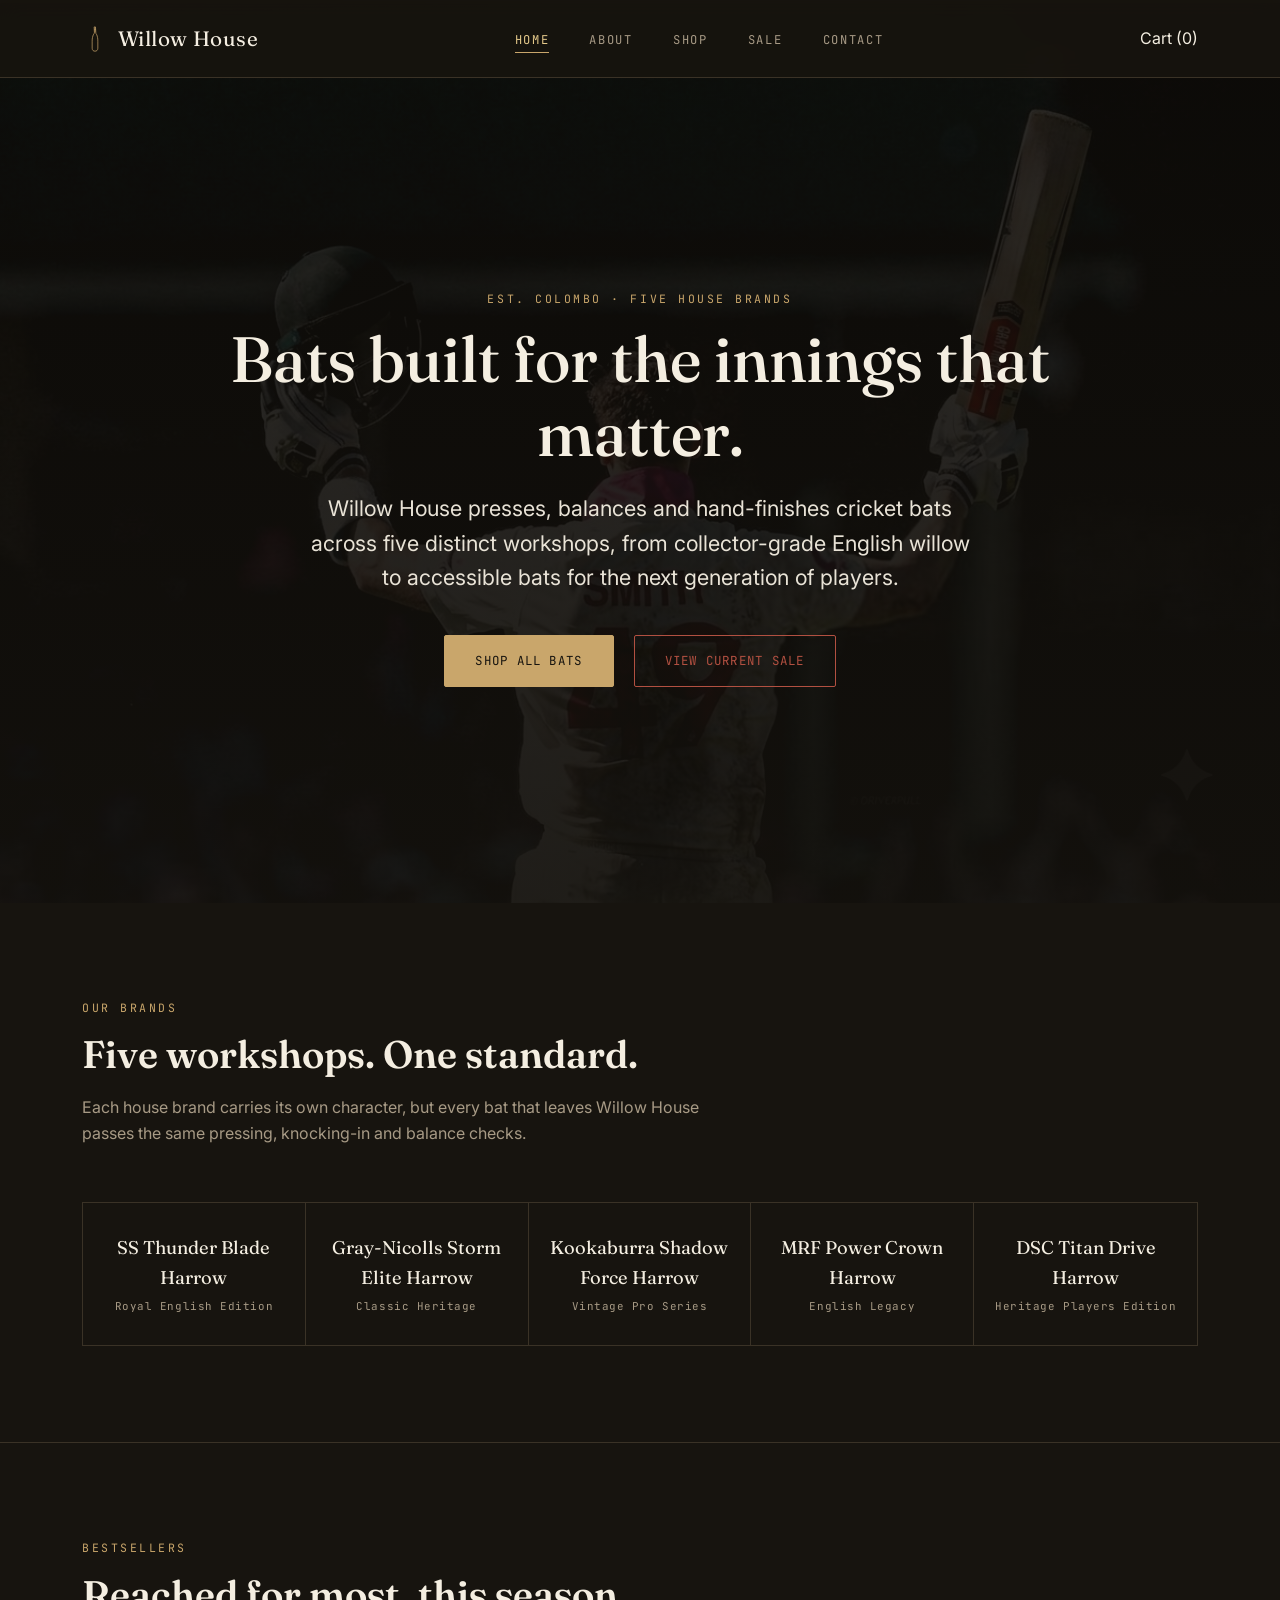
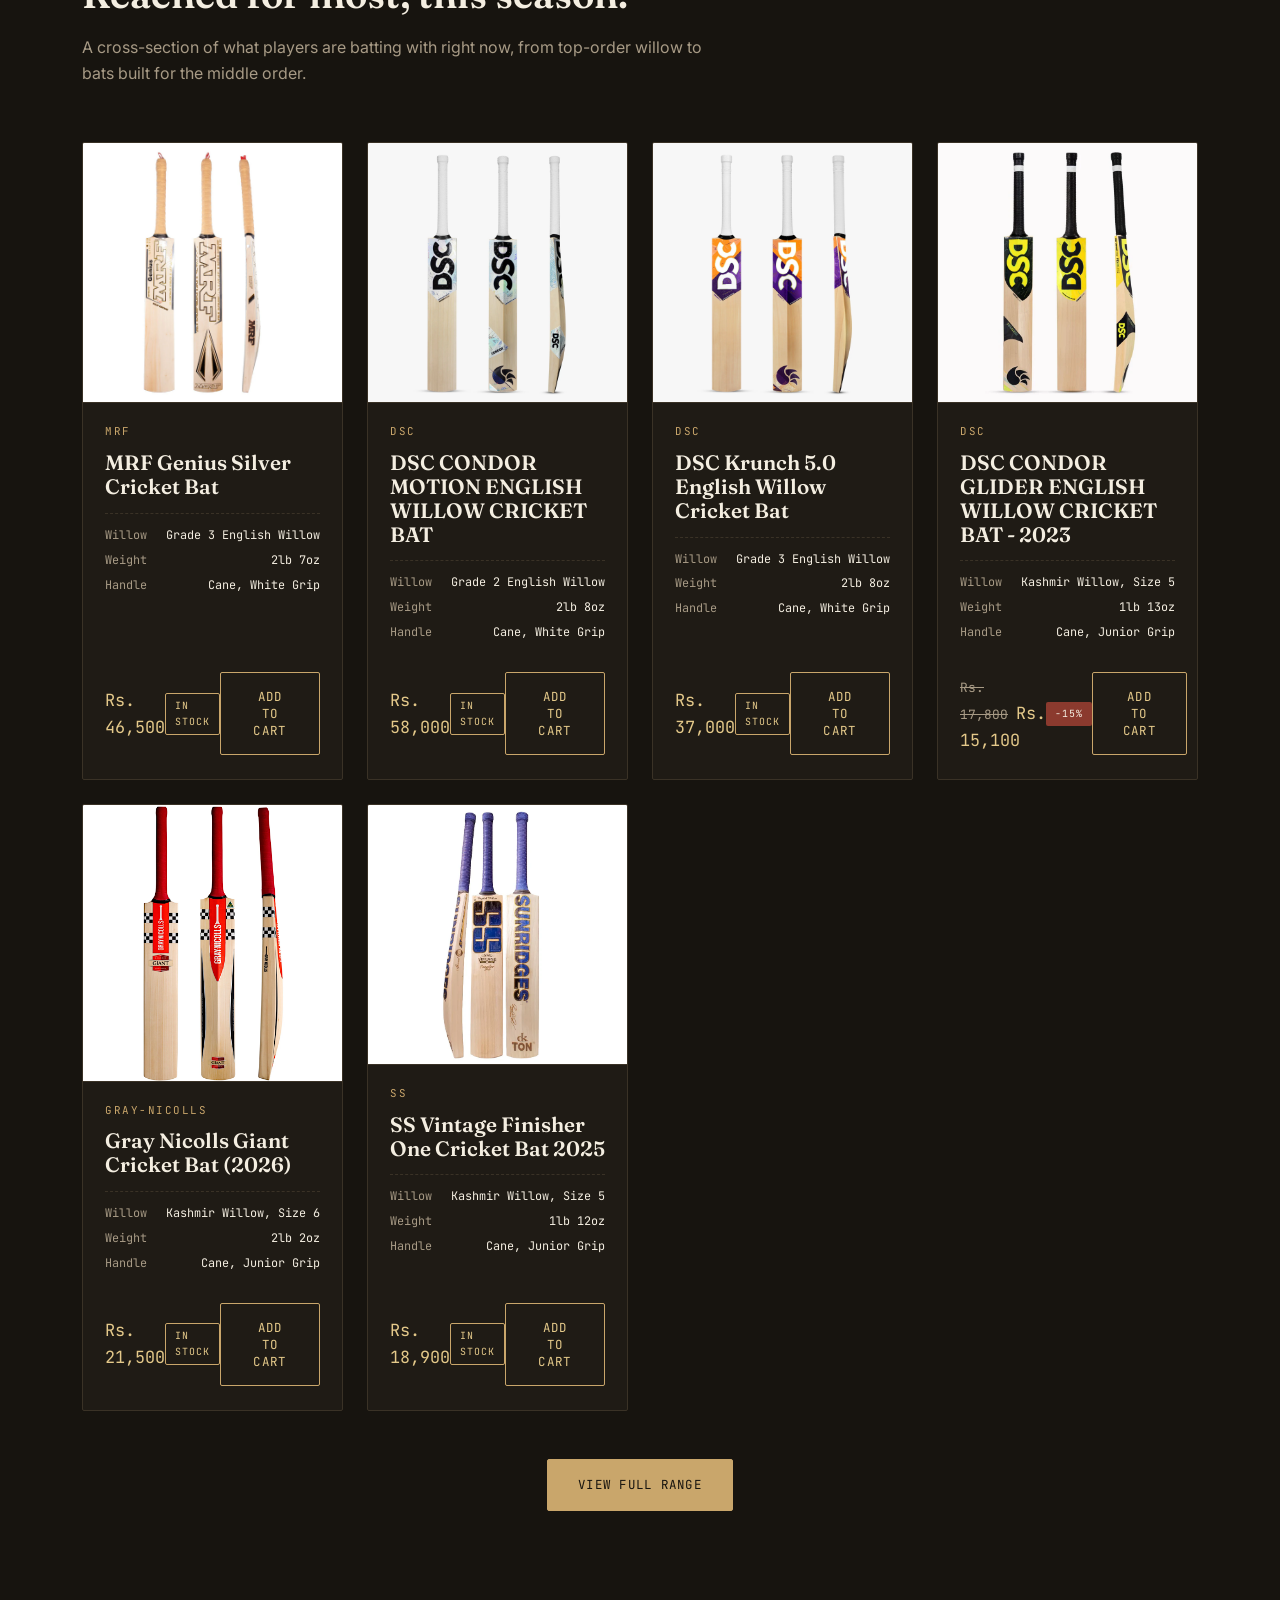
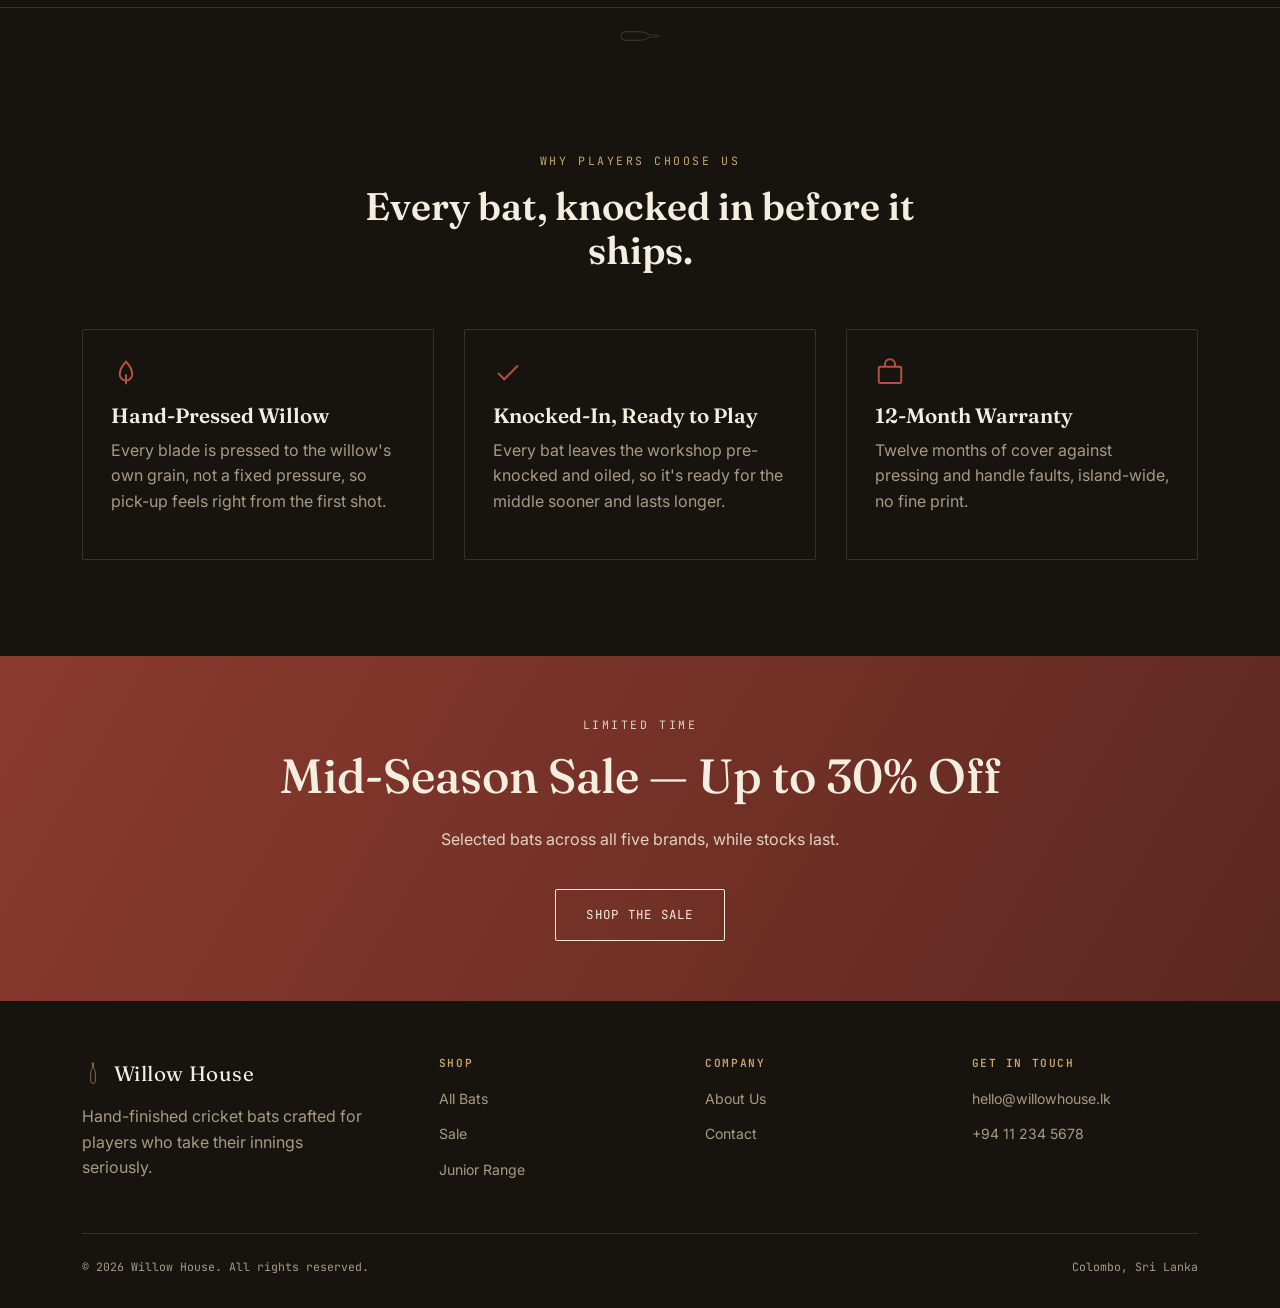
<file: index.html>
<!DOCTYPE html>
<html lang="en">
<head>
<meta charset="UTF-8">
<meta name="viewport" content="width=device-width, initial-scale=1.0">
<title>Willow House — Premium Cricket Bats</title>
<meta name="description" content="Willow House crafts premium cricket bats across five house brands, hand-pressed English and Kashmir willow for every level of the game.">
<link rel="preconnect" href="https://fonts.googleapis.com">
<link href="https://fonts.googleapis.com/css2?family=Fraunces:opsz,wght@9..144,400..600&family=Inter:wght@400;500;600&family=JetBrains+Mono:wght@400;500&display=swap" rel="stylesheet">
<link rel="stylesheet" href="css/style.css">
</head>
<body>

<header class="site-header">
  <div class="container">
    <nav class="nav">
      <a href="index.html" class="logo">
        <svg viewBox="0 0 100 220" xmlns="http://www.w3.org/2000/svg" fill="none" stroke="currentColor" stroke-width="6" stroke-linecap="round" stroke-linejoin="round">
          <path d="M46 8 L54 8 L57 62 C57 62 74 78 74 128 L74 188 C74 206 63 213 50 213 C37 213 26 206 26 188 L26 128 C26 78 43 62 43 62 Z"/>
          <line x1="46" y1="18" x2="54" y2="18"/>
          <line x1="46" y1="30" x2="54" y2="30"/>
          <line x1="46" y1="42" x2="54" y2="42"/>
        </svg>
        Willow House
      </a>
      <ul class="nav-links">
        <li><a href="index.html" class="active">Home</a></li>
        <li><a href="about.html">About</a></li>
        <li><a href="shop.html">Shop</a></li>
        <li><a href="sale.html">Sale</a></li>
        <li><a href="contact.html">Contact</a></li>
      </ul>
       <div class="nav-right">
        <a href="#" class="cart-link" aria-label="Cart">Cart (<span id="cart-count">0</span>)</a>
      <button class="nav-toggle" aria-label="Toggle menu" aria-expanded="false">
        <span></span><span></span><span></span>
      </button>
    </nav>
  </div>
</header>

<main>

  <section class="hero">
    <img src="images/smith.jpg" alt="Cricketer Celebrating Match Winning Innings" class="hero-bg-img">
    <div class="hero-darkening-overlay"></div>
    
    <div class="container hero-content">
      <div class="hero-copy">
        <span class="eyebrow">Est. Colombo · Five House Brands</span>
        <h1>Bats built for the innings that matter.</h1>
        <p class="lede">Willow House presses, balances and hand-finishes cricket bats across five distinct workshops, from collector-grade English willow to accessible bats for the next generation of players.</p>
        <div class="hero-actions">
          <a href="shop.html" class="btn btn-solid">Shop All Bats</a>
          <a href="sale.html" class="btn btn-leather">View Current Sale</a>
        </div>
      </div>
    </div>
  </section>

  <section class="section">
    <div class="container">
      <div class="section-head">
        <span class="eyebrow">Our Brands</span>
        <h2>Five workshops. One standard.</h2>
        <p>Each house brand carries its own character, but every bat that leaves Willow House passes the same pressing, knocking-in and balance checks.</p>
      </div>
      <div class="brand-strip">
        <a href="shop.html" class="brand-tile">
          <div class="brand-name">SS Thunder Blade Harrow</div>
          <div class="brand-tag">Royal English Edition</div>
        </a>
        <a href="shop.html" class="brand-tile">
          <div class="brand-name">Gray-Nicolls Storm Elite Harrow</div>
          <div class="brand-tag">Classic Heritage</div>
        </a>
        <a href="shop.html" class="brand-tile">
          <div class="brand-name">Kookaburra Shadow Force Harrow</div>
          <div class="brand-tag">Vintage Pro Series</div>
        </a>
        <a href="shop.html" class="brand-tile">
          <div class="brand-name">MRF Power Crown Harrow</div>
          <div class="brand-tag">English Legacy</div>
        </a>
        <a href="shop.html" class="brand-tile">
          <div class="brand-name">DSC Titan Drive Harrow</div>
          <div class="brand-tag">Heritage Players Edition</div>
        </a>
      </div>
    </div>
  </section>

  <section class="section">
    <div class="container">
      <div class="section-head">
        <span class="eyebrow">Bestsellers</span>
        <h2>Reached for most, this season.</h2>
        <p>A cross-section of what players are batting with right now, from top-order willow to bats built for the middle order.</p>
      </div>
      
      <div class="product-grid">
      <article class="spec-card" data-brand="MRF">
          <div class="card-image"><img src="images\mrf\MRF Genius Silver Cricket Bat.jpg" alt="MRF" loading="lazy"></div>
          <div class="card-body">
            <span class="card-brand">MRF</span>
            <h3>MRF Genius Silver Cricket Bat</h3>
            <ul class="spec-list">
              <li><span>Willow</span><span>Grade 3 English Willow</span></li>
              <li><span>Weight</span><span>2lb 7oz</span></li>
              <li><span>Handle</span><span>Cane, White Grip</span></li>
            </ul>
            <div class="card-footer">
              <span class="price">Rs. 46,500</span>
              <span class="tag tag-outline">In Stock</span>
              <button class="btn btn-cart" type="button">Add to Cart</button>
            </div>
          </div>
        </article>
    
        <article class="spec-card" data-brand="DSC">
          <div class="card-image"><img src="images\DSC\DSC CONDOR MOTION ENGLISH WILLOW CRICKET BAT.jpg" alt="DSC" loading="lazy"></div>
          <div class="card-body">
            <span class="card-brand">DSC</span>
            <h3>DSC CONDOR MOTION ENGLISH WILLOW CRICKET BAT</h3>
            <ul class="spec-list">
              <li><span>Willow</span><span>Grade 2 English Willow</span></li>
              <li><span>Weight</span><span>2lb 8oz</span></li>
              <li><span>Handle</span><span>Cane, White Grip</span></li>
            </ul>
            <div class="card-footer">
              <span class="price">Rs. 58,000</span>
              <span class="tag tag-outline">In Stock</span>
              <button class="btn btn-cart" type="button">Add to Cart</button>
            </div>
          </div>
        </article>

        <article class="spec-card" data-brand="DSC">
          <div class="card-image"><img src="images\DSC\DSC Krunch 5.0 English Willow Cricket Bat.jpg" alt="DSC" loading="lazy"></div>
          <div class="card-body">
            <span class="card-brand">DSC</span>
            <h3>DSC Krunch 5.0 English Willow Cricket Bat</h3>
            <ul class="spec-list">
              <li><span>Willow</span><span>Grade 3 English Willow</span></li>
              <li><span>Weight</span><span>2lb 8oz</span></li>
              <li><span>Handle</span><span>Cane, White Grip</span></li>
            </ul>
            <div class="card-footer">
              <span class="price">Rs. 37,000</span>
              <span class="tag tag-outline">In Stock</span>
              <button class="btn btn-cart" type="button">Add to Cart</button>
            </div>
          </div>
        </article>

        <article class="spec-card" data-brand="DSC">
          <div class="card-image"><img src="images\DSC\DSC CONDOR GLIDER ENGLISH WILLOW CRICKET BAT - 2023.jpg" alt="DSC" loading="lazy"></div>
          <div class="card-body">
            <span class="card-brand">DSC</span>
            <h3>DSC CONDOR GLIDER ENGLISH WILLOW CRICKET BAT - 2023</h3>
            <ul class="spec-list">
              <li><span>Willow</span><span>Kashmir Willow, Size 5</span></li>
              <li><span>Weight</span><span>1lb 13oz</span></li>
              <li><span>Handle</span><span>Cane, Junior Grip</span></li>
            </ul>
            <div class="card-footer">
              <span class="price"><span class="old">Rs. 17,800</span>Rs. 15,100</span>
              <span class="tag">-15%</span>
              <button class="btn btn-cart" type="button">Add to Cart</button>
            </div>
          </div>
        </article>

       <article class="spec-card" data-brand="Gray-Nicolls">
          <div class="card-image"><img src="images\gray-nicolls\Gray Nicolls Giant Cricket Bat (2026).jpg" alt="Gray-Nicolls" loading="lazy"></div>
          <div class="card-body">
            <span class="card-brand">Gray-Nicolls</span>
            <h3>Gray Nicolls Giant Cricket Bat (2026)</h3>
            <ul class="spec-list">
              <li><span>Willow</span><span>Kashmir Willow, Size 6</span></li>
              <li><span>Weight</span><span>2lb 2oz</span></li>
              <li><span>Handle</span><span>Cane, Junior Grip</span></li>
            </ul>
            <div class="card-footer">
              <span class="price">Rs. 21,500</span>
              <span class="tag tag-outline">In Stock</span>
              <button class="btn btn-cart" type="button">Add to Cart</button>
            </div>
          </div>
        </article>
        <article class="spec-card" data-brand="ss">
          <div class="card-image"><img src="images\SS\SS Vintage Finisher One Cricket Bat 2025.jpg" alt="ss" loading="lazy"></div>
          <div class="card-body">
            <span class="card-brand">SS</span>
            <h3>SS Vintage Finisher One Cricket Bat 2025</h3>
            <ul class="spec-list">
              <li><span>Willow</span><span>Kashmir Willow, Size 5</span></li>
              <li><span>Weight</span><span>1lb 12oz</span></li>
              <li><span>Handle</span><span>Cane, Junior Grip</span></li>
            </ul>
            <div class="card-footer">
              <span class="price">Rs. 18,900</span>
              <span class="tag tag-outline">In Stock</span>
              <button class="btn btn-cart" type="button">Add to Cart</button>
            </div>
          </div>
        </article>
      </div>

      <div style="text-align:center;margin-top:48px;">
        <a href="shop.html" class="btn btn-solid">View Full Range</a>
      </div>
    </div>
  </section>

  <div class="bat-divider">
    <svg viewBox="0 0 100 220" xmlns="http://www.w3.org/2000/svg" fill="none" stroke="currentColor" stroke-width="6" stroke-linecap="round" stroke-linejoin="round"><path d="M46 8 L54 8 L57 62 C57 62 74 78 74 128 L74 188 C74 206 63 213 50 213 C37 213 26 206 26 188 L26 128 C26 78 43 62 43 62 Z"/></svg>
  </div>

  <section class="section" style="border-bottom:none;">
    <div class="container">
      <div class="section-head center">
        <span class="eyebrow">Why Players Choose Us</span>
        <h2>Every bat, knocked in before it ships.</h2>
      </div>
      <div class="value-grid">
        <div class="value-card">
          <svg viewBox="0 0 24 24" fill="none" stroke="currentColor" stroke-width="1.6"><path d="M12 3c3 3 5 6 5 10a5 5 0 0 1-10 0c0-4 2-7 5-10Z"/><path d="M12 13v8"/></svg>
          <h3>Hand-Pressed Willow</h3>
          <p>Every blade is pressed to the willow's own grain, not a fixed pressure, so pick-up feels right from the first shot.</p>
        </div>
        <div class="value-card">
          <svg viewBox="0 0 24 24" fill="none" stroke="currentColor" stroke-width="1.6"><path d="M20 6 9 17l-5-5"/></svg>
          <h3>Knocked-In, Ready to Play</h3>
          <p>Every bat leaves the workshop pre-knocked and oiled, so it's ready for the middle sooner and lasts longer.</p>
        </div>
        <div class="value-card">
          <svg viewBox="0 0 24 24" fill="none" stroke="currentColor" stroke-width="1.6"><rect x="3" y="7" width="18" height="13" rx="1"/><path d="M8 7V5a4 4 0 0 1 8 0v2"/></svg>
          <h3>12-Month Warranty</h3>
          <p>Twelve months of cover against pressing and handle faults, island-wide, no fine print.</p>
        </div>
      </div>
    </div>
  </section>

  <section class="sale-banner">
    <div class="container">
      <span class="eyebrow">Limited Time</span>
      <h1 style="font-size:clamp(2rem,4vw,3rem);">Mid-Season Sale — Up to 30% Off</h1>
      <p>Selected bats across all five brands, while stocks last.</p>
      <a href="sale.html" class="btn" style="border-color:var(--cream);color:var(--cream);margin-top:20px;">Shop The Sale</a>
    </div>
  </section>

</main>

<footer class="site-footer">
  <div class="container">
    <div class="footer-grid">
      <div>
        <div class="logo">
          <svg viewBox="0 0 100 220" xmlns="http://www.w3.org/2000/svg" fill="none" stroke="currentColor" stroke-width="6" stroke-linecap="round" stroke-linejoin="round" style="width:22px;height:22px;color:var(--willow);"><path d="M46 8 L54 8 L57 62 C57 62 74 78 74 128 L74 188 C74 206 63 213 50 213 C37 213 26 206 26 188 L26 128 C26 78 43 62 43 62 Z"/></svg>
          Willow House
        </div>
        <p style="margin-top:14px;max-width:280px;">Hand-finished cricket bats crafted for players who take their innings seriously.</p>
      </div>
      <div>
        <h4>Shop</h4>
        <ul>
          <li><a href="shop.html">All Bats</a></li>
          <li><a href="sale.html">Sale</a></li>
          <li><a href="shop.html">Junior Range</a></li>
        </ul>
      </div>
      <div>
        <h4>Company</h4>
        <ul>
          <li><a href="about.html">About Us</a></li>
          <li><a href="contact.html">Contact</a></li>
        </ul>
      </div>
      <div>
        <h4>Get in Touch</h4>
        <ul>
          <li><a href="mailto:hello@willowhouse.lk">hello@willowhouse.lk</a></li>
          <li><a href="tel:+94112345678">+94 11 234 5678</a></li>
        </ul>
      </div>
    </div>
    <div class="footer-bottom">
      <span>&copy; <span id="year"></span> Willow House. All rights reserved.</span>
      <span>Colombo, Sri Lanka</span>
    </div>
  </div>
</footer>

<script src="js/script.js"></script>
</body>
</html>
</file>
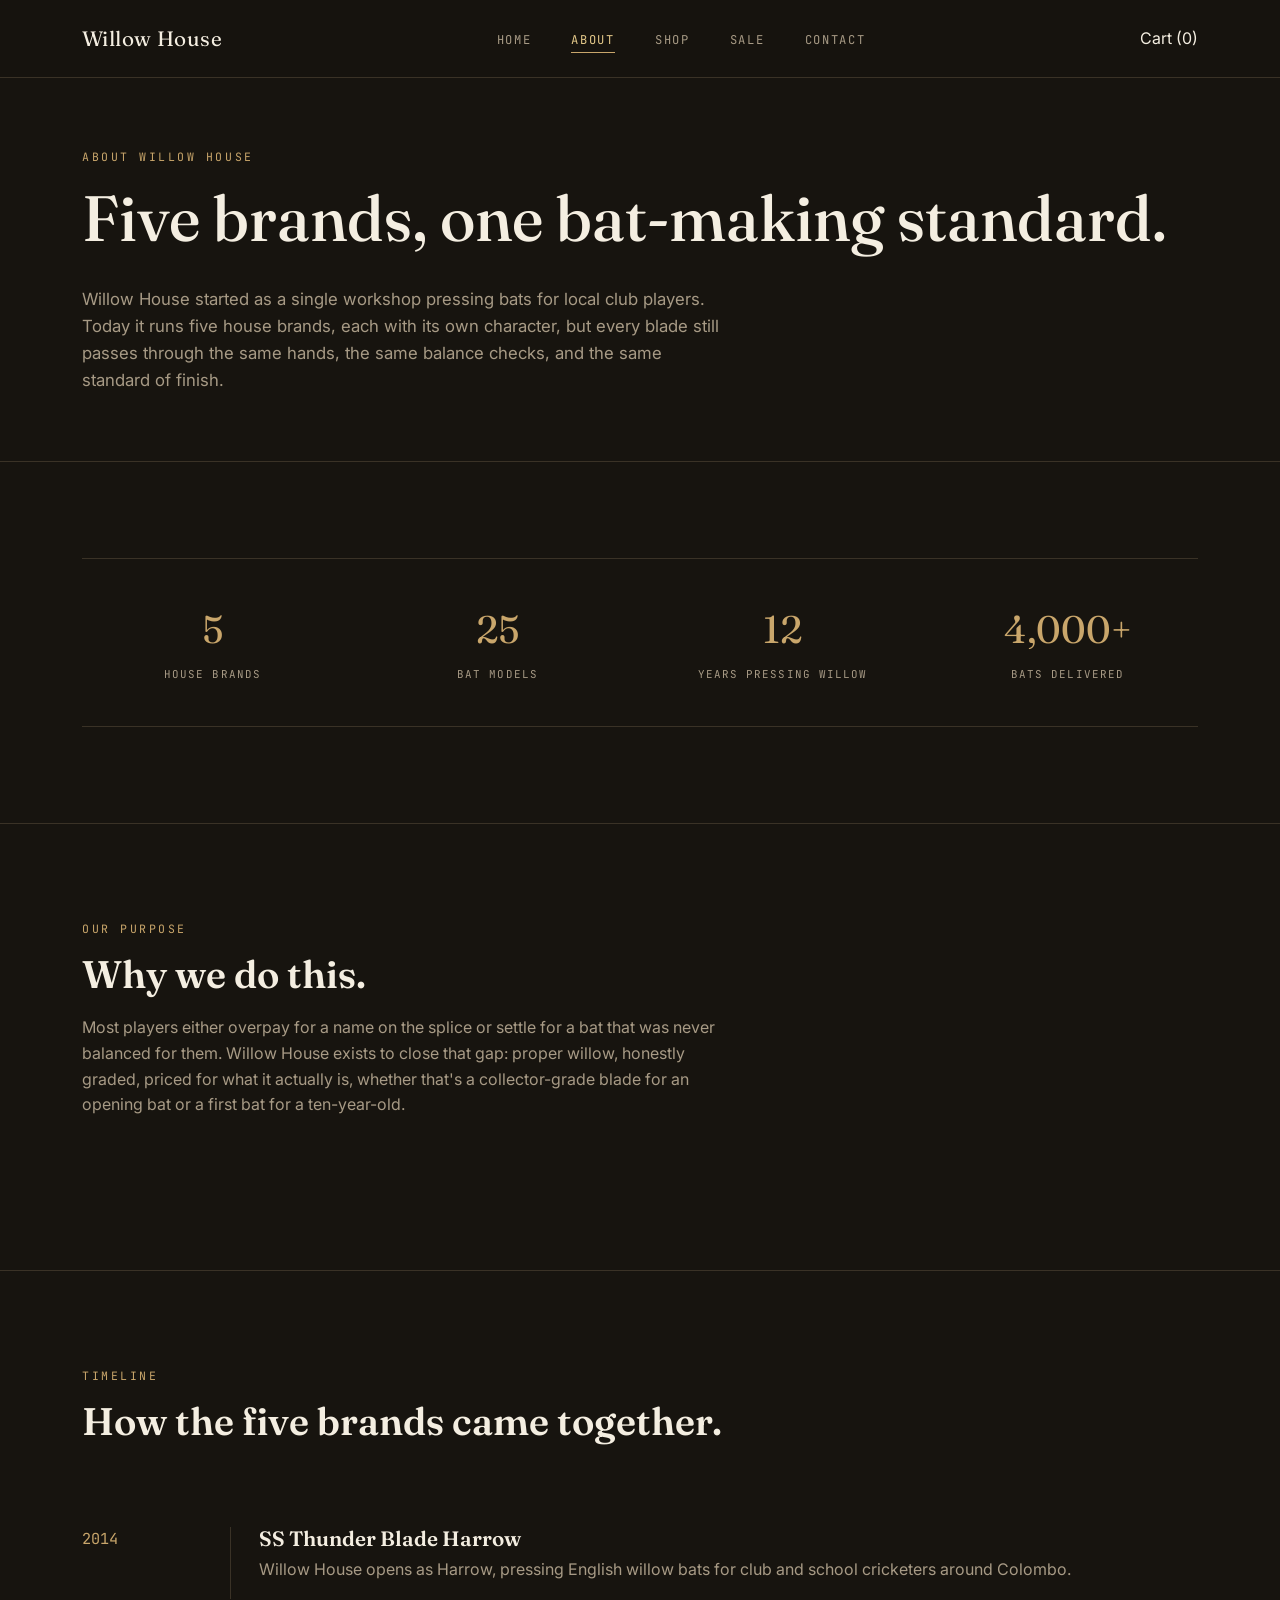
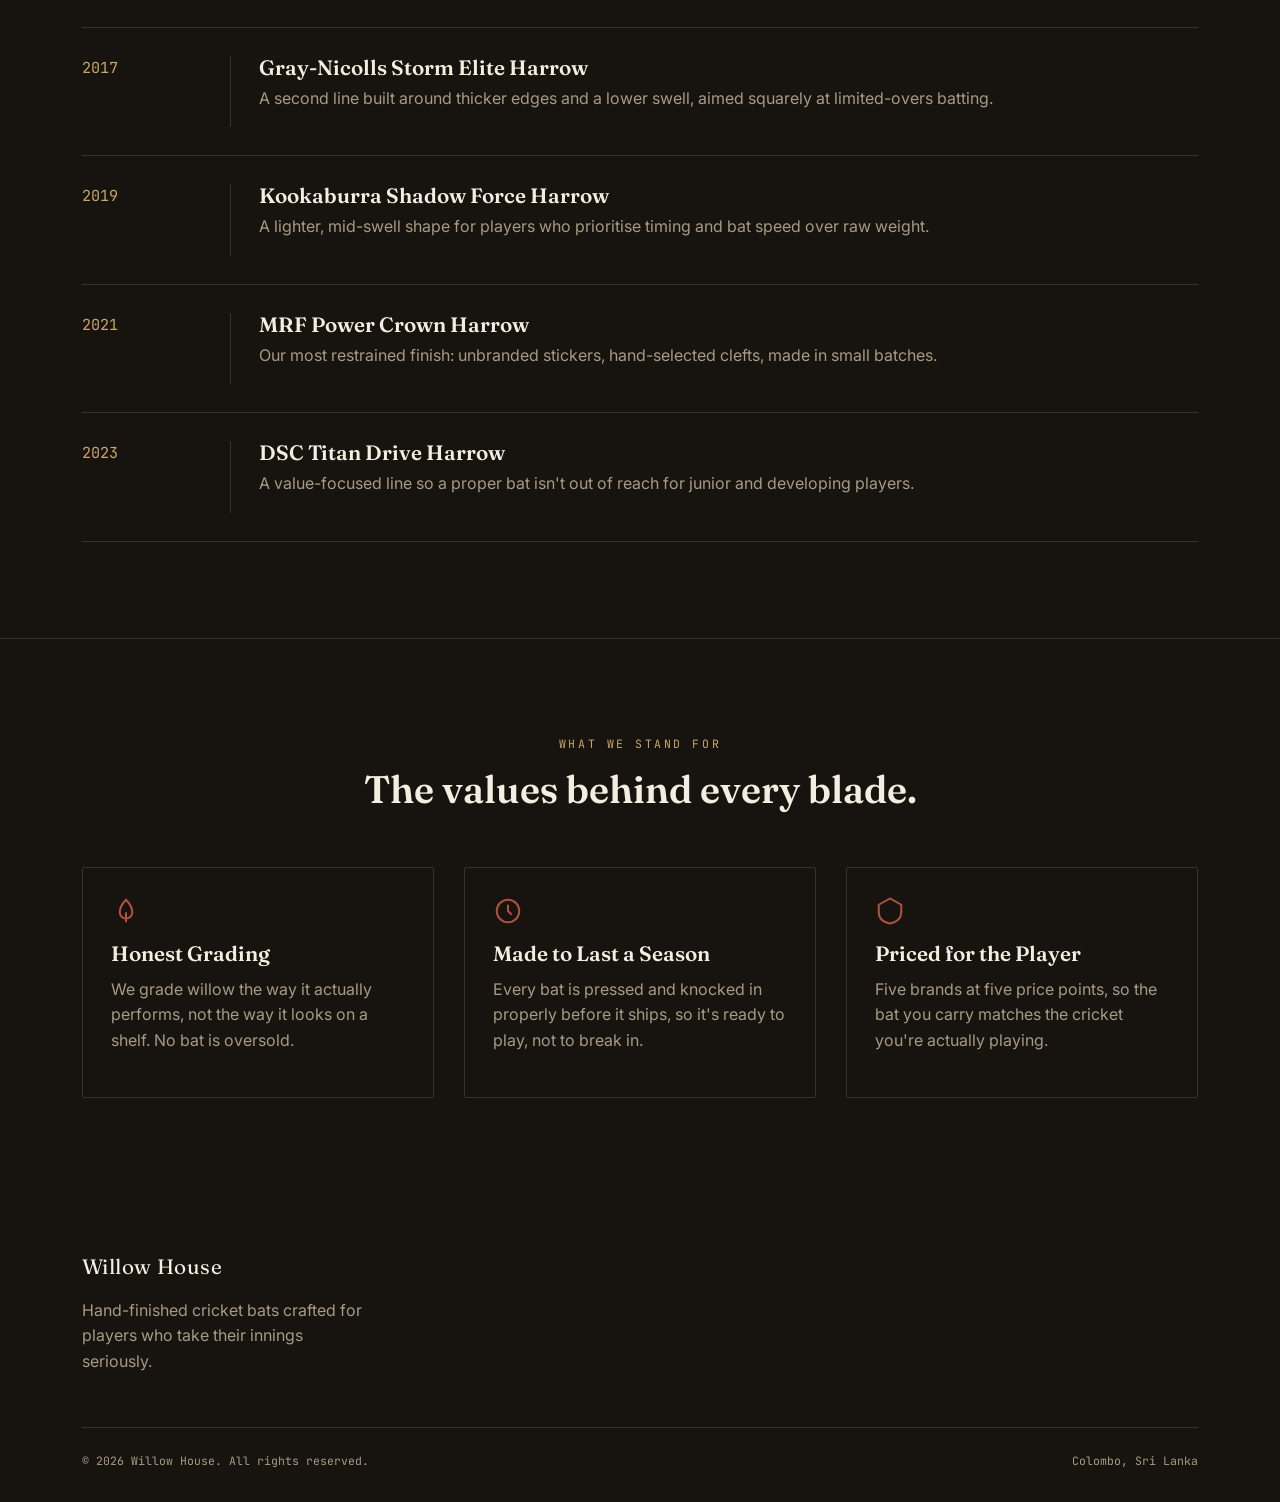
<file: about.html>
<!DOCTYPE html>
<html lang="en">
<head>
<meta charset="UTF-8">
<meta name="viewport" content="width=device-width, initial-scale=1.0">
<title>About — Willow House</title>
<meta name="description" content="The story behind Willow House and its five cricket bat brands: Harrow, Ironbark, Meridian, Colville and Vantage.">
<link rel="preconnect" href="https://fonts.googleapis.com">
<link href="https://fonts.googleapis.com/css2?family=Fraunces:opsz,wght@9..144,400..600&family=Inter:wght@400;500;600&family=JetBrains+Mono:wght@400;500&display=swap" rel="stylesheet">
<link rel="stylesheet" href="css/style.css">
</head>
<body>

<header class="site-header">
  <div class="container">
    <nav class="nav">
      <a href="index.html" class="logo">Willow House</a>
      <ul class="nav-links">
        <li><a href="index.html">Home</a></li>
        <li><a href="about.html">About</a></li>
        <li><a href="shop.html">Shop</a></li>
        <li><a href="sale.html">Sale</a></li>
        <li><a href="contact.html">Contact</a></li>
      </ul>
      <div class="nav-right">
        <a href="#" class="cart-link" aria-label="Cart">Cart (<span id="cart-count">0</span>)</a>
      <button class="nav-toggle" aria-label="Toggle menu" aria-expanded="false"><span></span><span></span><span></span></button>
      </div>
    </nav>
  </div>
</header>

<main>

  <section class="page-intro">
    <div class="container">
      <span class="eyebrow">About Willow House</span>
      <h1>Five brands, one bat-making standard.</h1>
      <p style="max-width:640px;font-size:1.05rem;">Willow House started as a single workshop pressing bats for local club players. Today it runs five house brands, each with its own character, but every blade still passes through the same hands, the same balance checks, and the same standard of finish.</p>
    </div>
  </section>

  <section class="section">
    <div class="container">
      <div class="stat-row">
        <div class="stat">
          <span class="num">5</span>
          <span class="lbl">House Brands</span>
        </div>
        <div class="stat">
          <span class="num">25</span>
          <span class="lbl">Bat Models</span>
        </div>
        <div class="stat">
          <span class="num">12</span>
          <span class="lbl">Years Pressing Willow</span>
        </div>
        <div class="stat">
          <span class="num">4,000+</span>
          <span class="lbl">Bats Delivered</span>
        </div>
      </div>
    </div>
  </section>

  <section class="section">
    <div class="container">
      <div class="section-head">
        <span class="eyebrow">Our Purpose</span>
        <h2>Why we do this.</h2>
        <p>Most players either overpay for a name on the splice or settle for a bat that was never balanced for them. Willow House exists to close that gap: proper willow, honestly graded, priced for what it actually is, whether that's a collector-grade blade for an opening bat or a first bat for a ten-year-old.</p>
      </div>
    </div>
  </section>

  <section class="section">
    <div class="container">
      <div class="section-head">
        <span class="eyebrow">Timeline</span>
        <h2>How the five brands came together.</h2>
      </div>
      <div class="timeline">
        <div class="timeline-row">
          <span class="year">2014</span>
          <div class="rule"></div>
          <div>
            <h3>SS Thunder Blade Harrow</h3>
            <p>Willow House opens as Harrow, pressing English willow bats for club and school cricketers around Colombo.</p>
          </div>
        </div>
        <div class="timeline-row">
          <span class="year">2017</span>
          <div class="rule"></div>
          <div>
            <h3>Gray-Nicolls Storm Elite Harrow</h3>
            <p>A second line built around thicker edges and a lower swell, aimed squarely at limited-overs batting.</p>
          </div>
        </div>
        <div class="timeline-row">
          <span class="year">2019</span>
          <div class="rule"></div>
          <div>
            <h3>Kookaburra Shadow Force Harrow</h3>
            <p>A lighter, mid-swell shape for players who prioritise timing and bat speed over raw weight.</p>
          </div>
        </div>
        <div class="timeline-row">
          <span class="year">2021</span>
          <div class="rule"></div>
          <div>
            <h3>MRF Power Crown Harrow</h3>
            <p>Our most restrained finish: unbranded stickers, hand-selected clefts, made in small batches.</p>
          </div>
        </div>
        <div class="timeline-row">
          <span class="year">2023</span>
          <div class="rule"></div>
          <div>
            <h3>DSC Titan Drive Harrow</h3>
            <p>A value-focused line so a proper bat isn't out of reach for junior and developing players.</p>
          </div>
        </div>
      </div>
    </div>
  </section>

  <section class="section" style="border-bottom:none;">
    <div class="container">
      <div class="section-head center">
        <span class="eyebrow">What We Stand For</span>
        <h2>The values behind every blade.</h2>
      </div>
      <div class="value-grid">
        <div class="value-card">
          <svg viewBox="0 0 24 24" fill="none" stroke="currentColor" stroke-width="1.6"><path d="M12 3c3 3 5 6 5 10a5 5 0 0 1-10 0c0-4 2-7 5-10Z"/><path d="M12 13v8"/></svg>
          <h3>Honest Grading</h3>
          <p>We grade willow the way it actually performs, not the way it looks on a shelf. No bat is oversold.</p>
        </div>
        <div class="value-card">
          <svg viewBox="0 0 24 24" fill="none" stroke="currentColor" stroke-width="1.6"><circle cx="12" cy="12" r="9"/><path d="M12 7v5l3 3"/></svg>
          <h3>Made to Last a Season</h3>
          <p>Every bat is pressed and knocked in properly before it ships, so it's ready to play, not to break in.</p>
        </div>
        <div class="value-card">
          <svg viewBox="0 0 24 24" fill="none" stroke="currentColor" stroke-width="1.6"><path d="M12 2 3 7v6c0 5 4 8 9 9 5-1 9-4 9-9V7l-9-5Z"/></svg>
          <h3>Priced for the Player</h3>
          <p>Five brands at five price points, so the bat you carry matches the cricket you're actually playing.</p>
        </div>
      </div>
    </div>
  </section>

</main>

<footer class="site-footer">
  <div class="container">
    <div class="footer-grid">
      <div>
        <div class="logo">Willow House</div>
        <p style="margin-top:14px;max-width:280px;">Hand-finished cricket bats crafted for players who take their innings seriously.</p>
      </div>
      
        
      
    </div>
    <div class="footer-bottom">
      <span>&copy; <span id="year"></span> Willow House. All rights reserved.</span>
      <span>Colombo, Sri Lanka</span>
    </div>
  </div>
</footer>

<script src="js/script.js"></script>
</body>
</html>
</file>
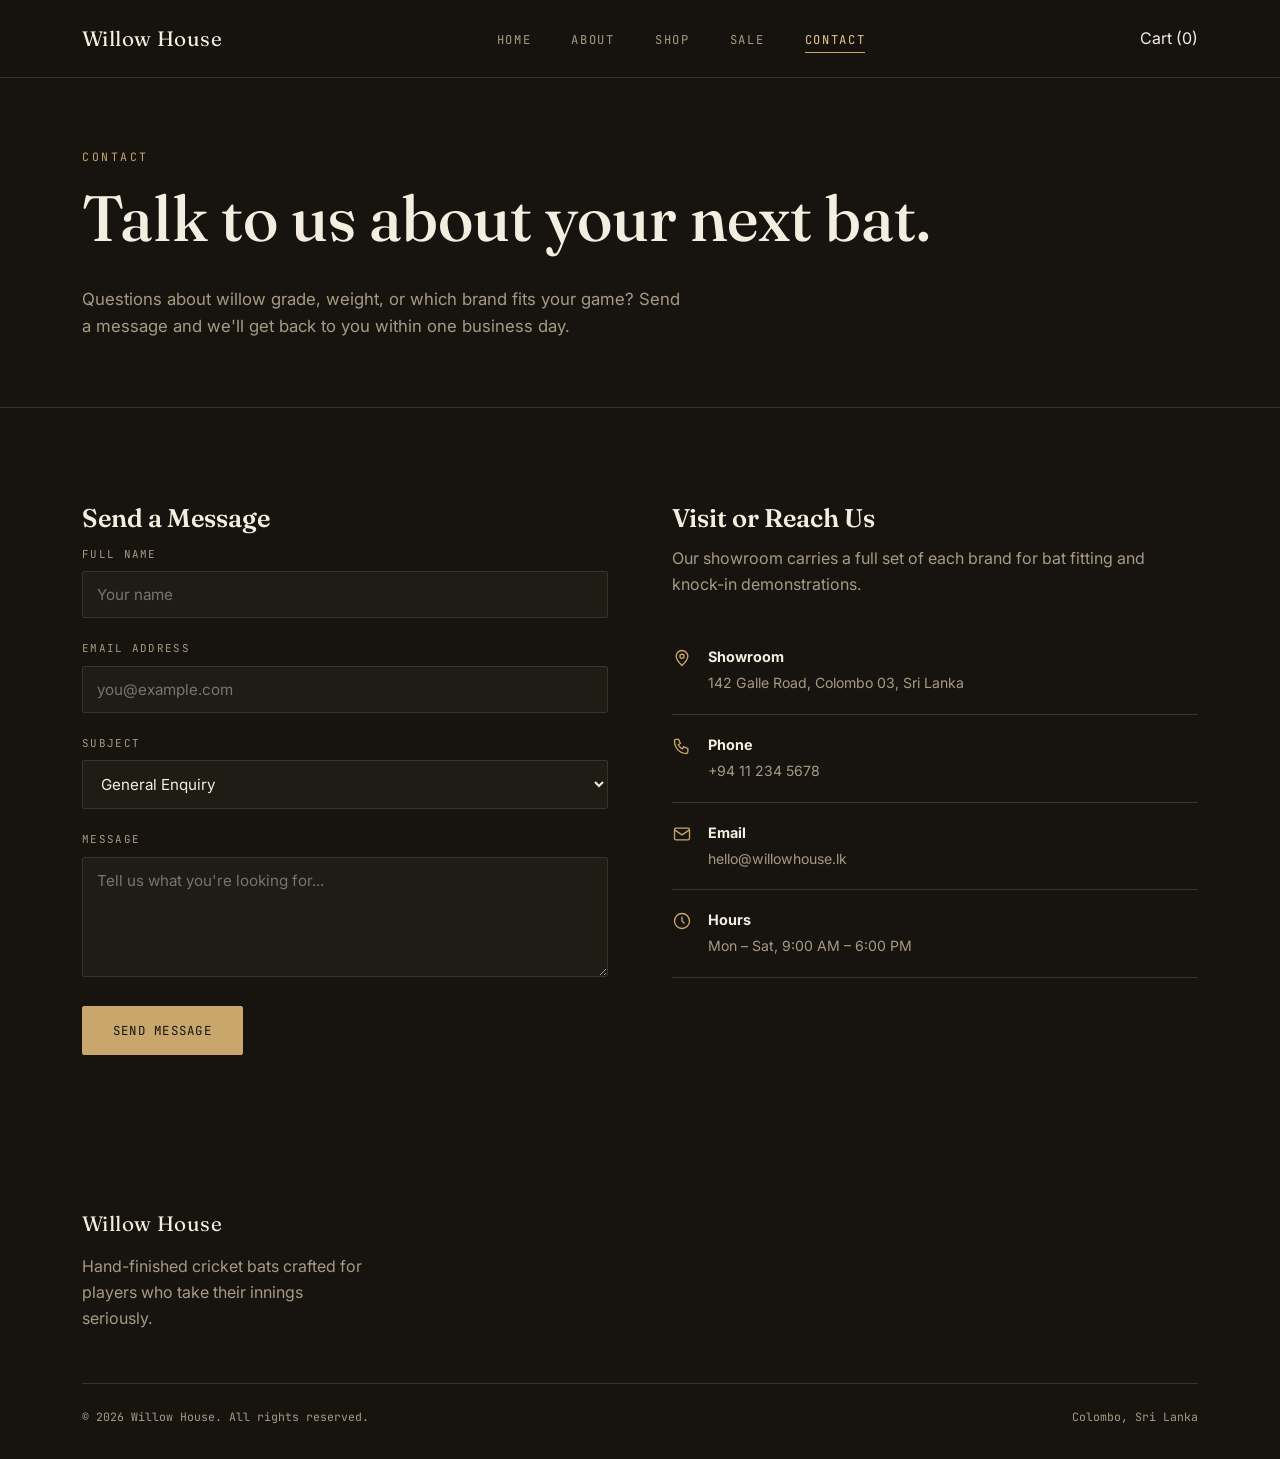
<file: contact.html>
<!DOCTYPE html>
<html lang="en">
<head>
<meta charset="UTF-8">
<meta name="viewport" content="width=device-width, initial-scale=1.0">
<title>Contact — Willow House</title>
<meta name="description" content="Get in touch with Willow House for orders, bat fitting advice, or warranty support.">
<link rel="preconnect" href="https://fonts.googleapis.com">
<link href="https://fonts.googleapis.com/css2?family=Fraunces:opsz,wght@9..144,400..600&family=Inter:wght@400;500;600&family=JetBrains+Mono:wght@400;500&display=swap" rel="stylesheet">
<link rel="stylesheet" href="css/style.css">
</head>
<body>

<header class="site-header">
  <div class="container">
    <nav class="nav">
      <a href="index.html" class="logo">Willow House</a>
      <ul class="nav-links">
        <li><a href="index.html">Home</a></li>
        <li><a href="about.html">About</a></li>
        <li><a href="shop.html">Shop</a></li>
        <li><a href="sale.html">Sale</a></li>
        <li><a href="contact.html">Contact</a></li>
      </ul>
      <div class="nav-right">
        <a href="#" class="cart-link" aria-label="Cart">Cart (<span id="cart-count">0</span>)</a>
      <button class="nav-toggle" aria-label="Toggle menu" aria-expanded="false"><span></span><span></span><span></span></button>
      </div>
    </nav>
  </div>
</header>

<main>

  <section class="page-intro">
    <div class="container">
      <span class="eyebrow">Contact</span>
      <h1>Talk to us about your next bat.</h1>
      <p style="max-width:600px;font-size:1.05rem;">Questions about willow grade, weight, or which brand fits your game? Send a message and we'll get back to you within one business day.</p>
    </div>
  </section>

  <section class="section" style="border-bottom:none;">
    <div class="container contact-grid">

      <div>
        <h2 style="font-size:1.6rem;">Send a Message</h2>
        <form id="contact-form" novalidate>
          <div class="field">
            <label for="name">Full Name</label>
            <input type="text" id="name" name="name" placeholder="Your name" required>
          </div>
          <div class="field">
            <label for="email">Email Address</label>
            <input type="email" id="email" name="email" placeholder="you@example.com" required>
          </div>
          <div class="field">
            <label for="subject">Subject</label>
            <select id="subject" name="subject">
              <option>General Enquiry</option>
              <option>Bat Fitting Advice</option>
              <option>Order Status</option>
              <option>Warranty Support</option>
            </select>
          </div>
          <div class="field">
            <label for="message">Message</label>
            <textarea id="message" name="message" placeholder="Tell us what you're looking for..." required></textarea>
          </div>
          <button type="submit" class="btn btn-solid">Send Message</button>
          <p class="form-msg" id="form-msg"></p>
        </form>
      </div>

      <div>
        <h2 style="font-size:1.6rem;">Visit or Reach Us</h2>
        <p>Our showroom carries a full set of each brand for bat fitting and knock-in demonstrations.</p>
        <ul class="info-list">
          <li>
            <svg viewBox="0 0 24 24" fill="none" stroke="currentColor" stroke-width="1.6"><path d="M12 21s7-6.5 7-11a7 7 0 1 0-14 0c0 4.5 7 11 7 11Z"/><circle cx="12" cy="10" r="2.5"/></svg>
            <div>
              <strong>Showroom</strong>
              <span>142 Galle Road, Colombo 03, Sri Lanka</span>
            </div>
          </li>
          <li>
            <svg viewBox="0 0 24 24" fill="none" stroke="currentColor" stroke-width="1.6"><path d="M4 4h4l2 5-2.5 1.5a11 11 0 0 0 5 5L14 13l5 2v4a2 2 0 0 1-2 2C9.7 21 3 14.3 3 6a2 2 0 0 1 1-2Z"/></svg>
            <div>
              <strong>Phone</strong>
              <span>+94 11 234 5678</span>
            </div>
          </li>
          <li>
            <svg viewBox="0 0 24 24" fill="none" stroke="currentColor" stroke-width="1.6"><rect x="3" y="5" width="18" height="14" rx="2"/><path d="m3 7 9 6 9-6"/></svg>
            <div>
              <strong>Email</strong>
              <span>hello@willowhouse.lk</span>
            </div>
          </li>
          <li>
            <svg viewBox="0 0 24 24" fill="none" stroke="currentColor" stroke-width="1.6"><circle cx="12" cy="12" r="9"/><path d="M12 7v5l3 3"/></svg>
            <div>
              <strong>Hours</strong>
              <span>Mon – Sat, 9:00 AM – 6:00 PM</span>
            </div>
          </li>
        </ul>
        

    </div>
  </section>

</main>

<footer class="site-footer">
  <div class="container">
    <div class="footer-grid">
      <div>
        <div class="logo">Willow House</div>
        <p style="margin-top:14px;max-width:280px;">Hand-finished cricket bats crafted for players who take their innings seriously.</p>
      </div>
      
    </div>
    <div class="footer-bottom">
      <span>&copy; <span id="year"></span> Willow House. All rights reserved.</span>
      <span>Colombo, Sri Lanka</span>
    </div>
  </div>
</footer>

<script src="js/script.js"></script>
</body>
</html>
</file>
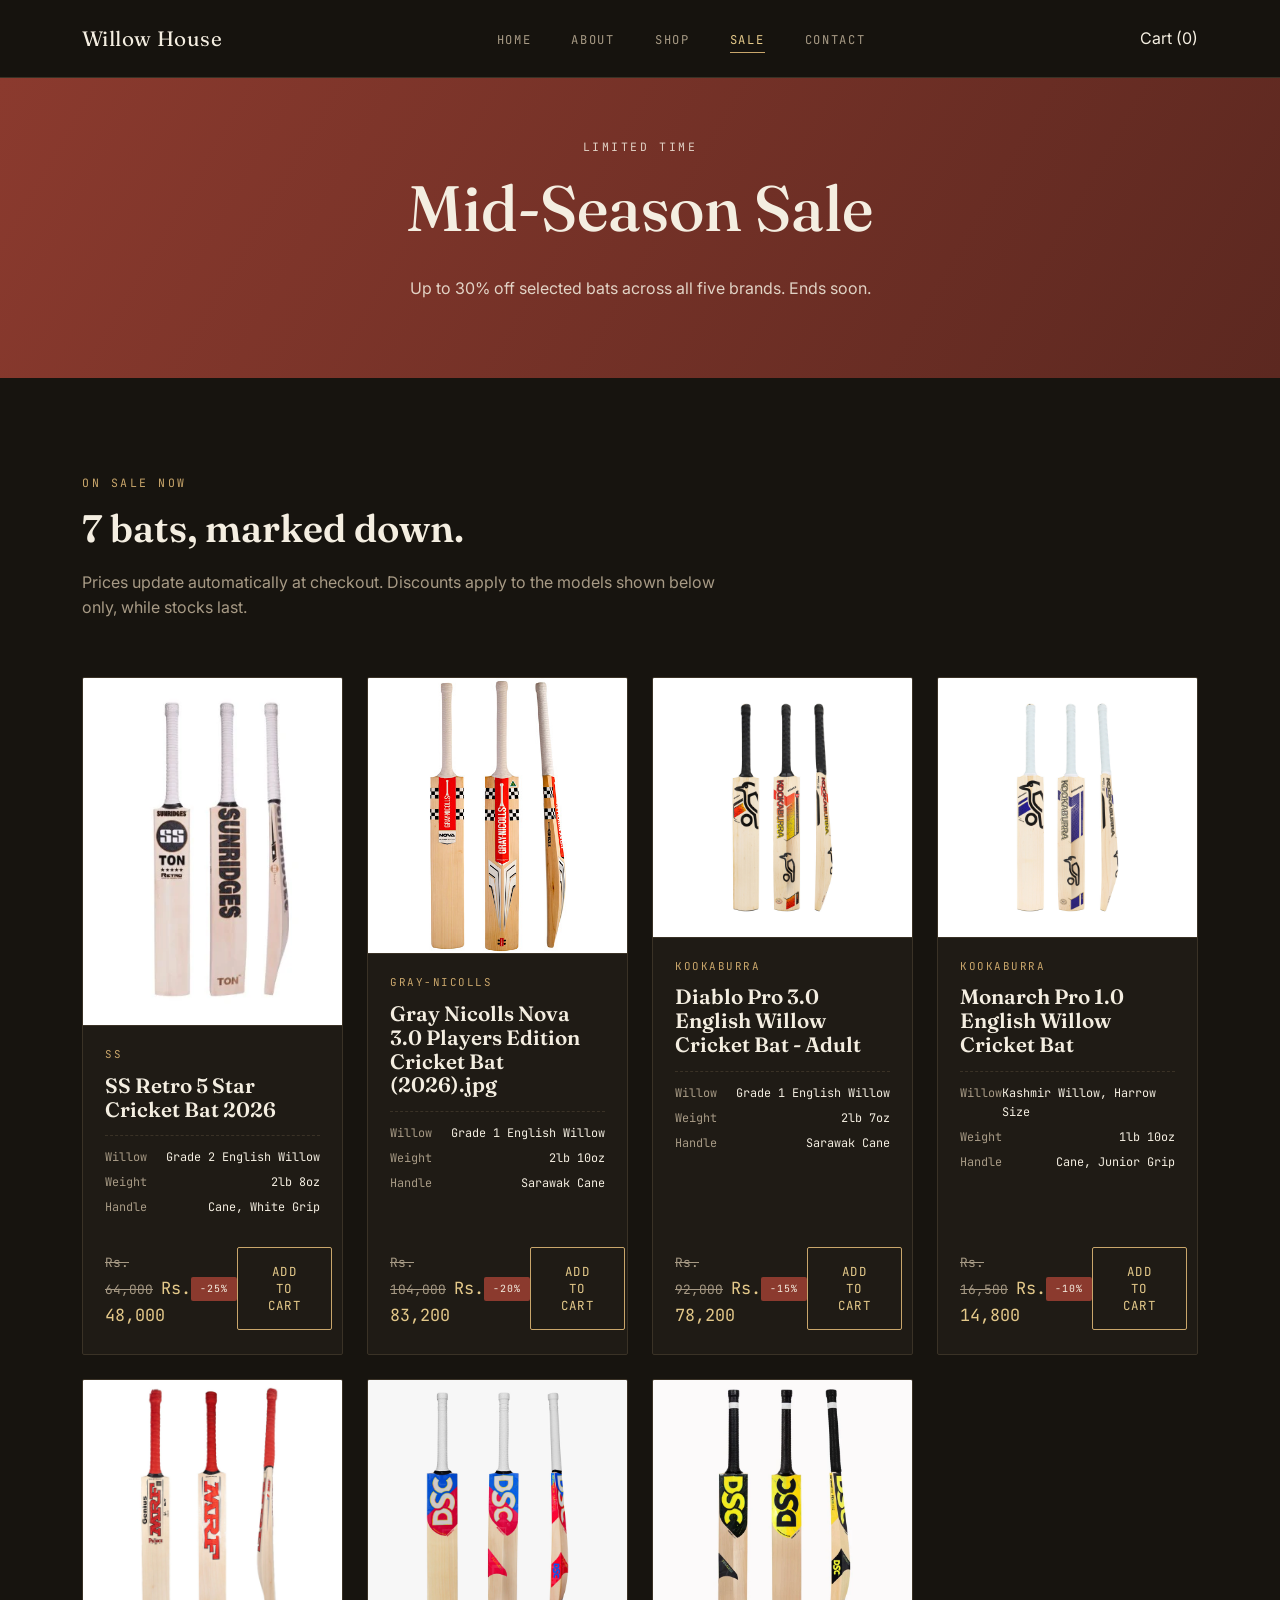
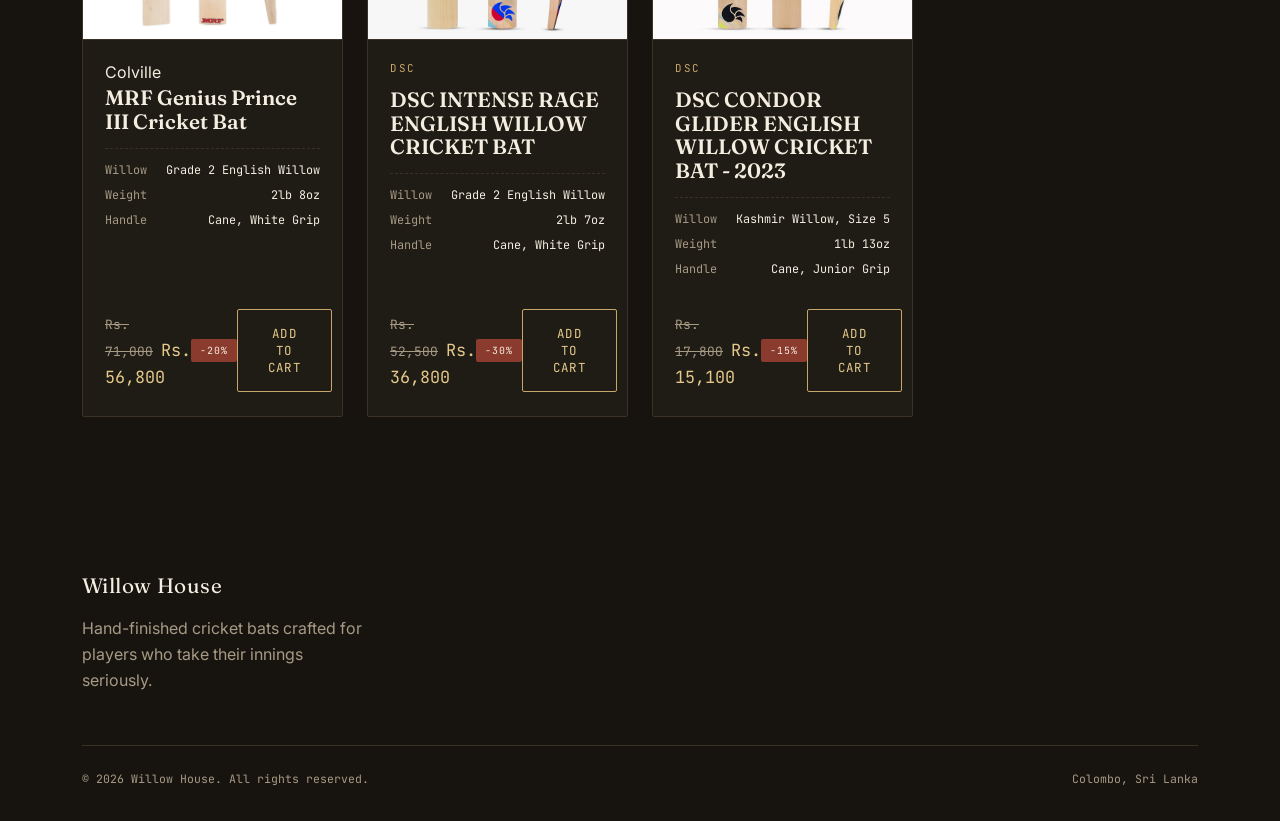
<file: sale.html>
<!DOCTYPE html>
<html lang="en">
<head>
<meta charset="UTF-8">
<meta name="viewport" content="width=device-width, initial-scale=1.0">
<title>Sale — Willow House</title>
<meta name="description" content="Limited-time discounts across Harrow, Ironbark, Meridian, Colville and Vantage cricket bats at Willow House.">
<link rel="preconnect" href="https://fonts.googleapis.com">
<link href="https://fonts.googleapis.com/css2?family=Fraunces:opsz,wght@9..144,400..600&family=Inter:wght@400;500;600&family=JetBrains+Mono:wght@400;500&display=swap" rel="stylesheet">
<link rel="stylesheet" href="css/style.css">
</head>
<body>

<header class="site-header">
  <div class="container">
    <nav class="nav">
      <a href="index.html" class="logo">Willow House</a>
      <ul class="nav-links">
        <li><a href="index.html">Home</a></li>
        <li><a href="about.html">About</a></li>
        <li><a href="shop.html">Shop</a></li>
        <li><a href="sale.html">Sale</a></li>
        <li><a href="contact.html">Contact</a></li>
      </ul>
      <div class="nav-right">
        <a href="#" class="cart-link" aria-label="Cart">Cart (<span id="cart-count">0</span>)</a>
      <button class="nav-toggle" aria-label="Toggle menu" aria-expanded="false"><span></span><span></span><span></span></button>
      </div>
    </nav>
  </div>
</header>

<main>

  <section class="sale-banner">
    <div class="container">
      <span class="eyebrow">Limited Time</span>
      <h1>Mid-Season Sale</h1>
      <p>Up to 30% off selected bats across all five brands. Ends soon.</p>
    </div>
  </section>

  <section class="section" style="border-bottom:none;">
    <div class="container">
      <div class="section-head">
        <span class="eyebrow">On Sale Now</span>
        <h2>7 bats, marked down.</h2>
        <p>Prices update automatically at checkout. Discounts apply to the models shown below only, while stocks last.</p>
      </div>
      <div class="product-grid">

        <article class="spec-card" data-brand="SS">
          <div class="card-image"><img src="images\SS\SS Retro 5 Star Cricket Bat 2026.jpg" alt="SS" loading="lazy"></div>
          <div class="card-body">
            <span class="card-brand">SS</span>
            <h3>SS Retro 5 Star Cricket Bat 2026</h3>
            <ul class="spec-list">
              <li><span>Willow</span><span>Grade 2 English Willow</span></li>
              <li><span>Weight</span><span>2lb 8oz</span></li>
              <li><span>Handle</span><span>Cane, White Grip</span></li>
            </ul>
            <div class="card-footer">
              <span class="price"><span class="old">Rs. 64,000</span>Rs. 48,000</span>
              <span class="tag">-25%</span>
              <button class="btn btn-cart" type="button">Add to Cart</button>
            </div>
          </div>
        </article>

        <article class="spec-card" data-brand="Gray-Nicolls">
          <div class="card-image"><img src="images\gray-nicolls\Gray Nicolls Nova 3.0 Players Edition Cricket Bat (2026).jpg" alt="Gray-Nicolls" loading="lazy"></div>
          <div class="card-body">
            <span class="card-brand">Gray-Nicolls</span>
            <h3>Gray Nicolls Nova 3.0 Players Edition Cricket Bat (2026).jpg</h3>
            <ul class="spec-list">
              <li><span>Willow</span><span>Grade 1 English Willow</span></li>
              <li><span>Weight</span><span>2lb 10oz</span></li>
              <li><span>Handle</span><span>Sarawak Cane</span></li>
            </ul>
            <div class="card-footer">
              <span class="price"><span class="old">Rs. 104,000</span>Rs. 83,200</span>
              <span class="tag">-20%</span>
              <button class="btn btn-cart" type="button">Add to Cart</button>
            </div>
          </div>
        </article>

        <article class="spec-card" data-brand="Kookaburra">
          <div class="card-image"><img src="images/kookaburra/Diablo Pro 3.0 English Willow Cricket Bat - Adult.jpg" alt="kookaburra" loading="lazy"></div>
          <div class="card-body">
            <span class="card-brand">Kookaburra</span>
            <h3>Diablo Pro 3.0 English Willow Cricket Bat - Adult</h3>
            <ul class="spec-list">
              <li><span>Willow</span><span>Grade 1 English Willow</span></li>
              <li><span>Weight</span><span>2lb 7oz</span></li>
              <li><span>Handle</span><span>Sarawak Cane</span></li>
            </ul>
            <div class="card-footer">
              <span class="price"><span class="old">Rs. 92,000</span>Rs. 78,200</span>
              <span class="tag">-15%</span>
              <button class="btn btn-cart" type="button">Add to Cart</button>
            </div>
          </div>
        </article>

        <article class="spec-card" data-brand="Kookaburra">
          <div class="card-image"><img src="images/kookaburra/Monarch Pro 1.0 English Willow Cricket Bat - Adult.jpg" alt="Meridian Rookie" loading="lazy"></div>
          <div class="card-body">
            <span class="card-brand">Kookaburra</span>
            <h3>Monarch Pro 1.0 English Willow Cricket Bat</h3>
            <ul class="spec-list">
              <li><span>Willow</span><span>Kashmir Willow, Harrow Size</span></li>
              <li><span>Weight</span><span>1lb 10oz</span></li>
              <li><span>Handle</span><span>Cane, Junior Grip</span></li>
            </ul>
            <div class="card-footer">
              <span class="price"><span class="old">Rs. 16,500</span>Rs. 14,800</span>
              <span class="tag">-10%</span>
              <button class="btn btn-cart" type="button">Add to Cart</button>
            </div>
          </div>
        </article>

        <article class="spec-card" data-brand="MRF">
          <div class="card-image"><img src="images/mrf/MRF Genius Prince III Cricket Bat.jpg" alt="MRF" loading="lazy"></div>
          <div class="card-body">
            <span class="MRF">Colville</span>
            <h3>MRF Genius Prince III Cricket Bat</h3>
            <ul class="spec-list">
              <li><span>Willow</span><span>Grade 2 English Willow</span></li>
              <li><span>Weight</span><span>2lb 8oz</span></li>
              <li><span>Handle</span><span>Cane, White Grip</span></li>
            </ul>
            <div class="card-footer">
              <span class="price"><span class="old">Rs. 71,000</span>Rs. 56,800</span>
              <span class="tag">-20%</span>
              <button class="btn btn-cart" type="button">Add to Cart</button>
            </div>
          </div>
        </article>

        <article class="spec-card" data-brand="DSC">
          <div class="card-image"><img src="images/DSC/DSC INTENSE RAGE ENGLISH WILLOW CRICKET BAT.jpg" alt="Vantage Flow" loading="lazy"></div>
          <div class="card-body">
            <span class="card-brand">DSC</span>
            <h3>DSC INTENSE RAGE ENGLISH WILLOW CRICKET BAT</h3>
            <ul class="spec-list">
              <li><span>Willow</span><span>Grade 2 English Willow</span></li>
              <li><span>Weight</span><span>2lb 7oz</span></li>
              <li><span>Handle</span><span>Cane, White Grip</span></li>
            </ul>
            <div class="card-footer">
              <span class="price"><span class="old">Rs. 52,500</span>Rs. 36,800</span>
              <span class="tag">-30%</span>
              <button class="btn btn-cart" type="button">Add to Cart</button>
            </div>
          </div>
        </article>

        <article class="spec-card" data-brand="DSC">
          <div class="card-image"><img src="images/DSC/DSC CONDOR GLIDER ENGLISH WILLOW CRICKET BAT - 2023.jpg"alt="Vantage Starter" loading="lazy"></div>
          <div class="card-body">
            <span class="card-brand">DSC</span>
            <h3>DSC CONDOR GLIDER ENGLISH WILLOW CRICKET BAT - 2023</h3>
            <ul class="spec-list">
              <li><span>Willow</span><span>Kashmir Willow, Size 5</span></li>
              <li><span>Weight</span><span>1lb 13oz</span></li>
              <li><span>Handle</span><span>Cane, Junior Grip</span></li>
            </ul>
            <div class="card-footer">
              <span class="price"><span class="old">Rs. 17,800</span>Rs. 15,100</span>
              <span class="tag">-15%</span>
              <button class="btn btn-cart" type="button">Add to Cart</button>
            </div>
          </div>
        </article>      </div>
    </div>
  </section>

</main>

<footer class="site-footer">
  <div class="container">
    <div class="footer-grid">
      <div>
        <div class="logo">Willow House</div>
        <p style="margin-top:14px;max-width:280px;">Hand-finished cricket bats crafted for players who take their innings seriously.</p>
      </div>
      
    </div>
    <div class="footer-bottom">
      <span>&copy; <span id="year"></span> Willow House. All rights reserved.</span>
      <span>Colombo, Sri Lanka</span>
    </div>
  </div>
</footer>

<script src="js/script.js"></script>
</body>
</html>
</file>
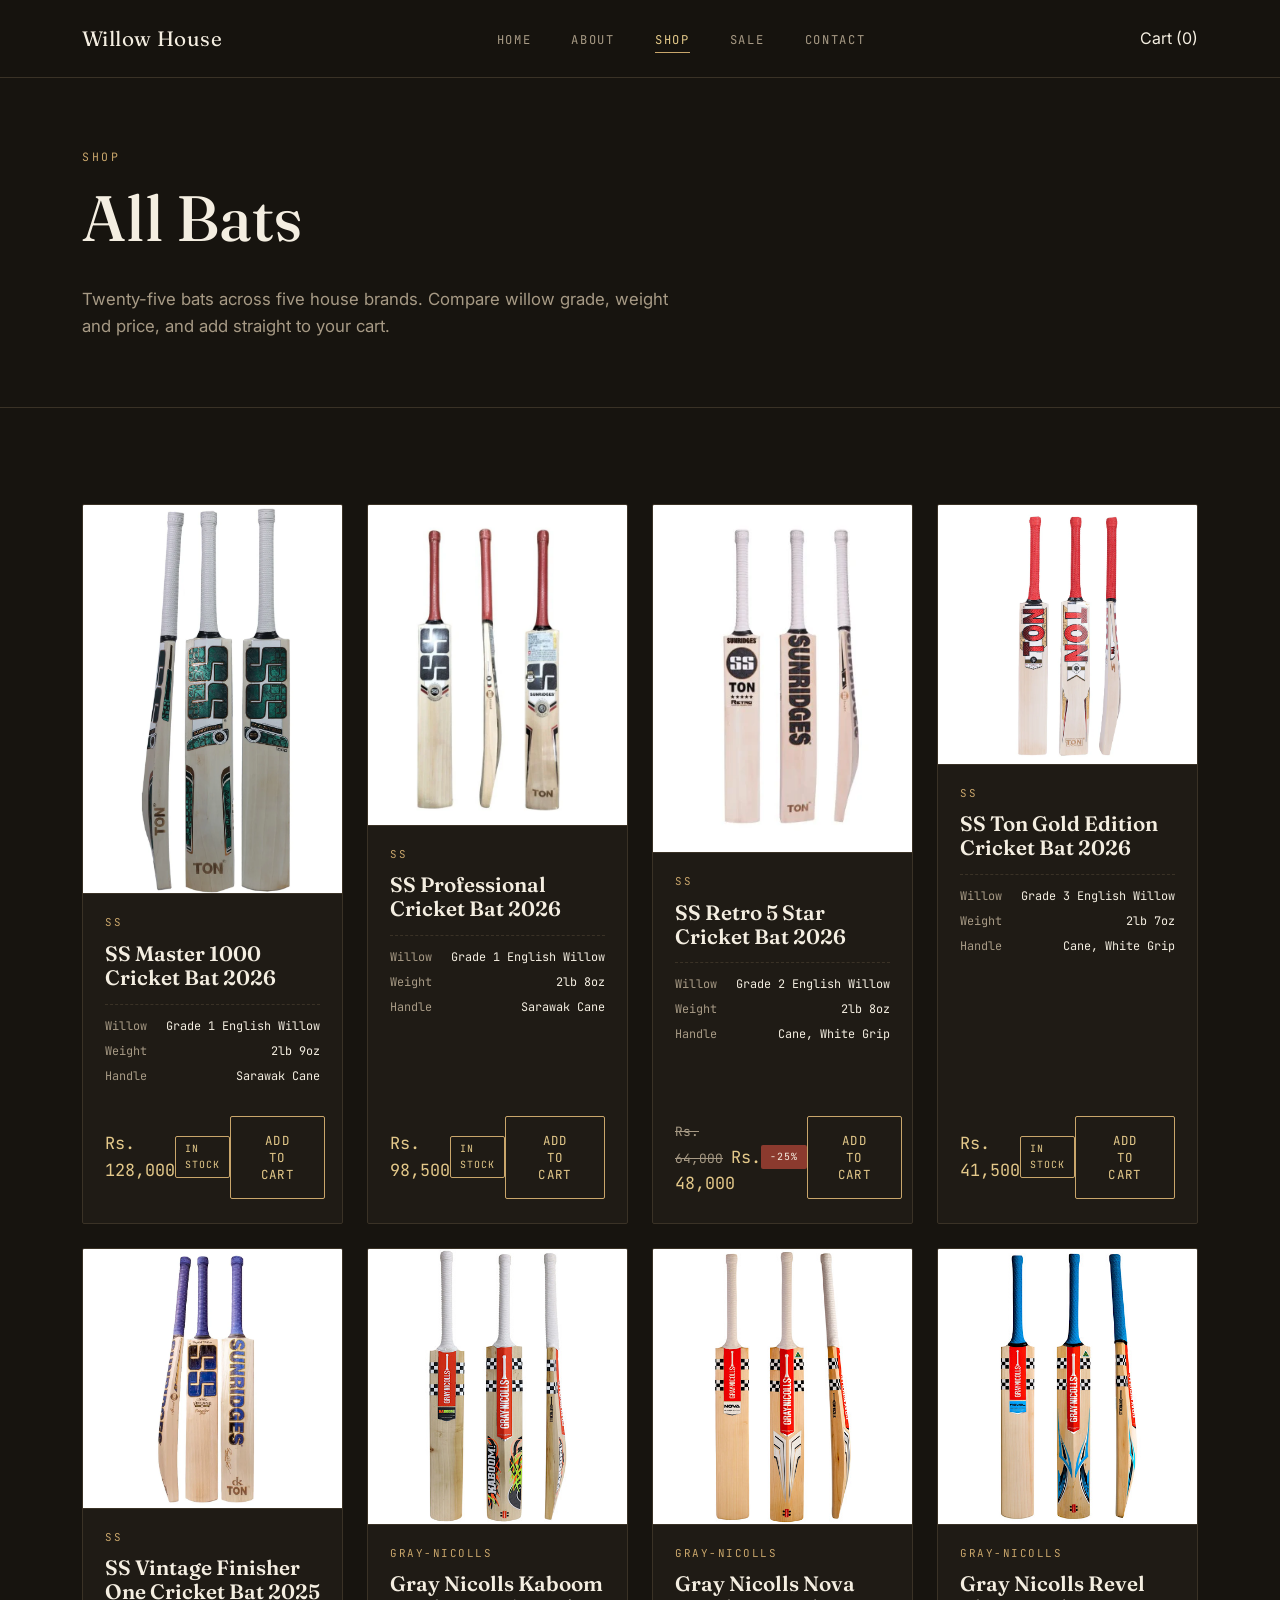
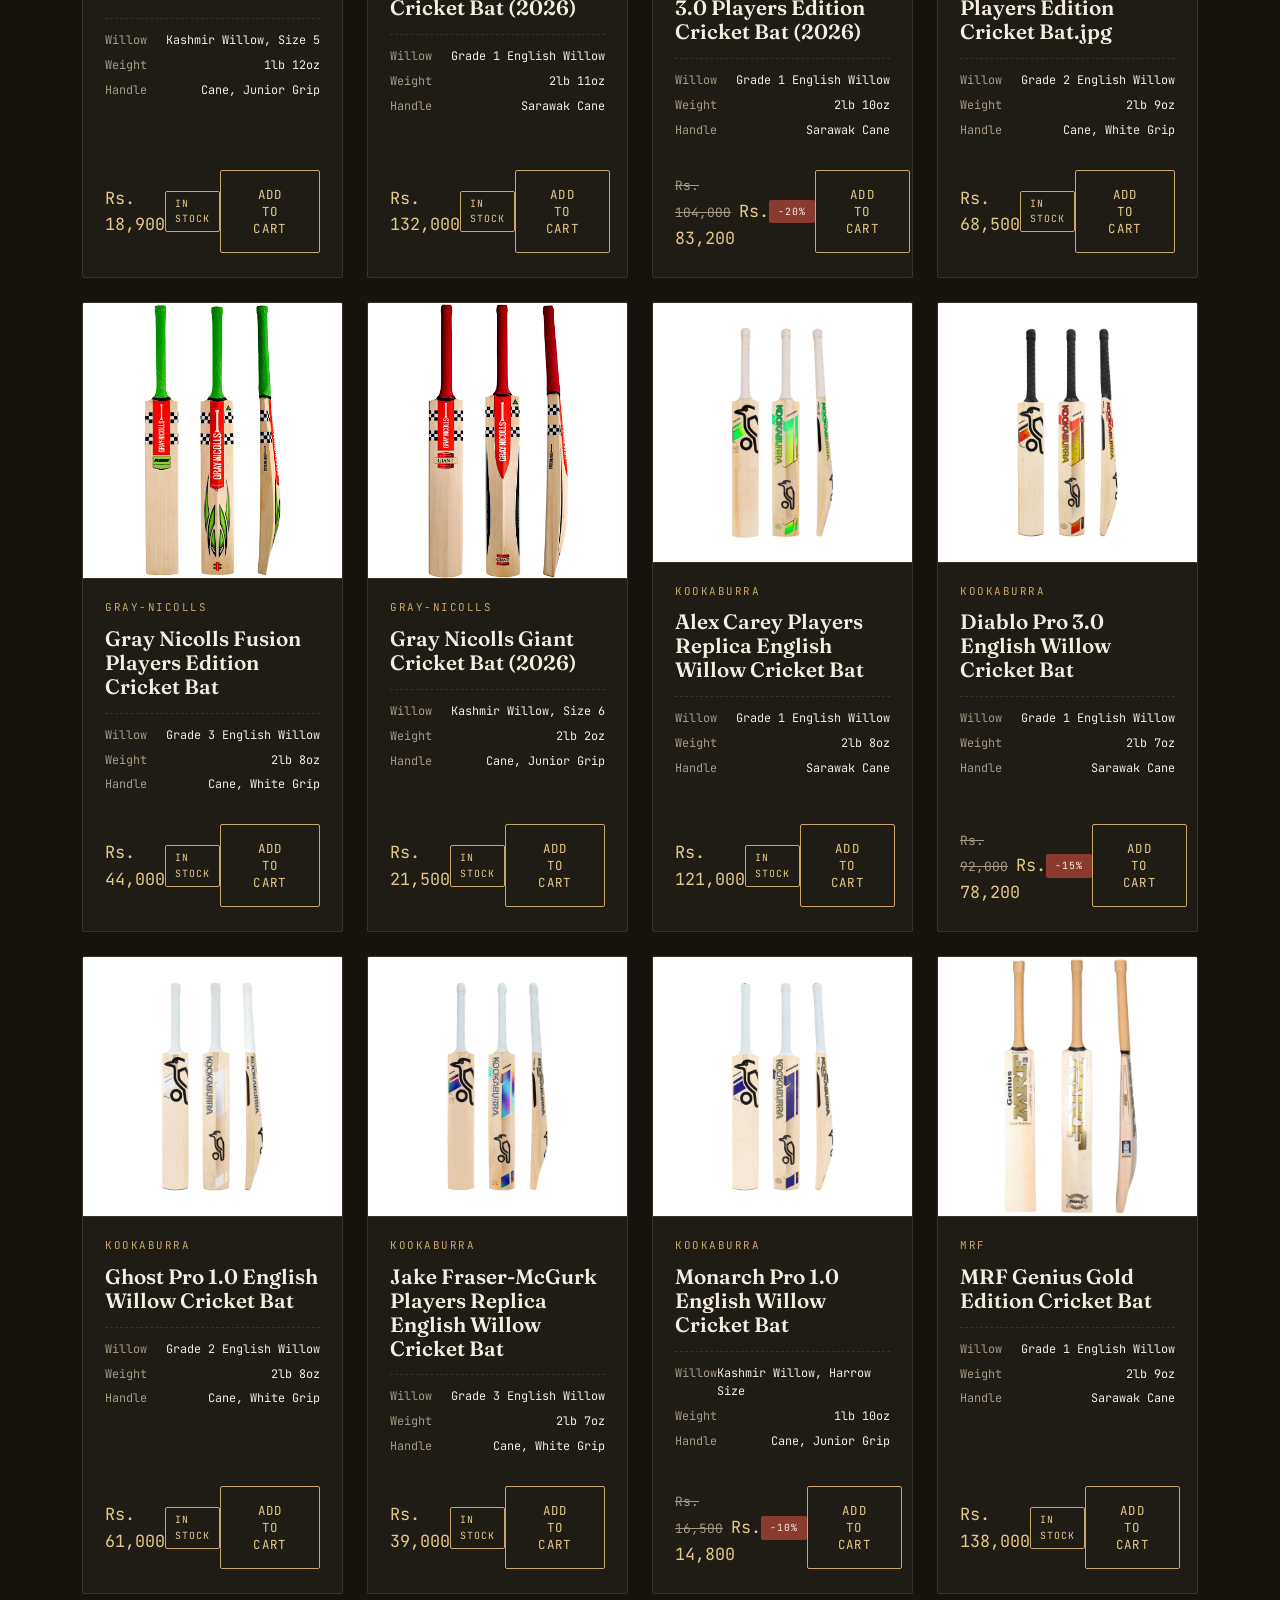
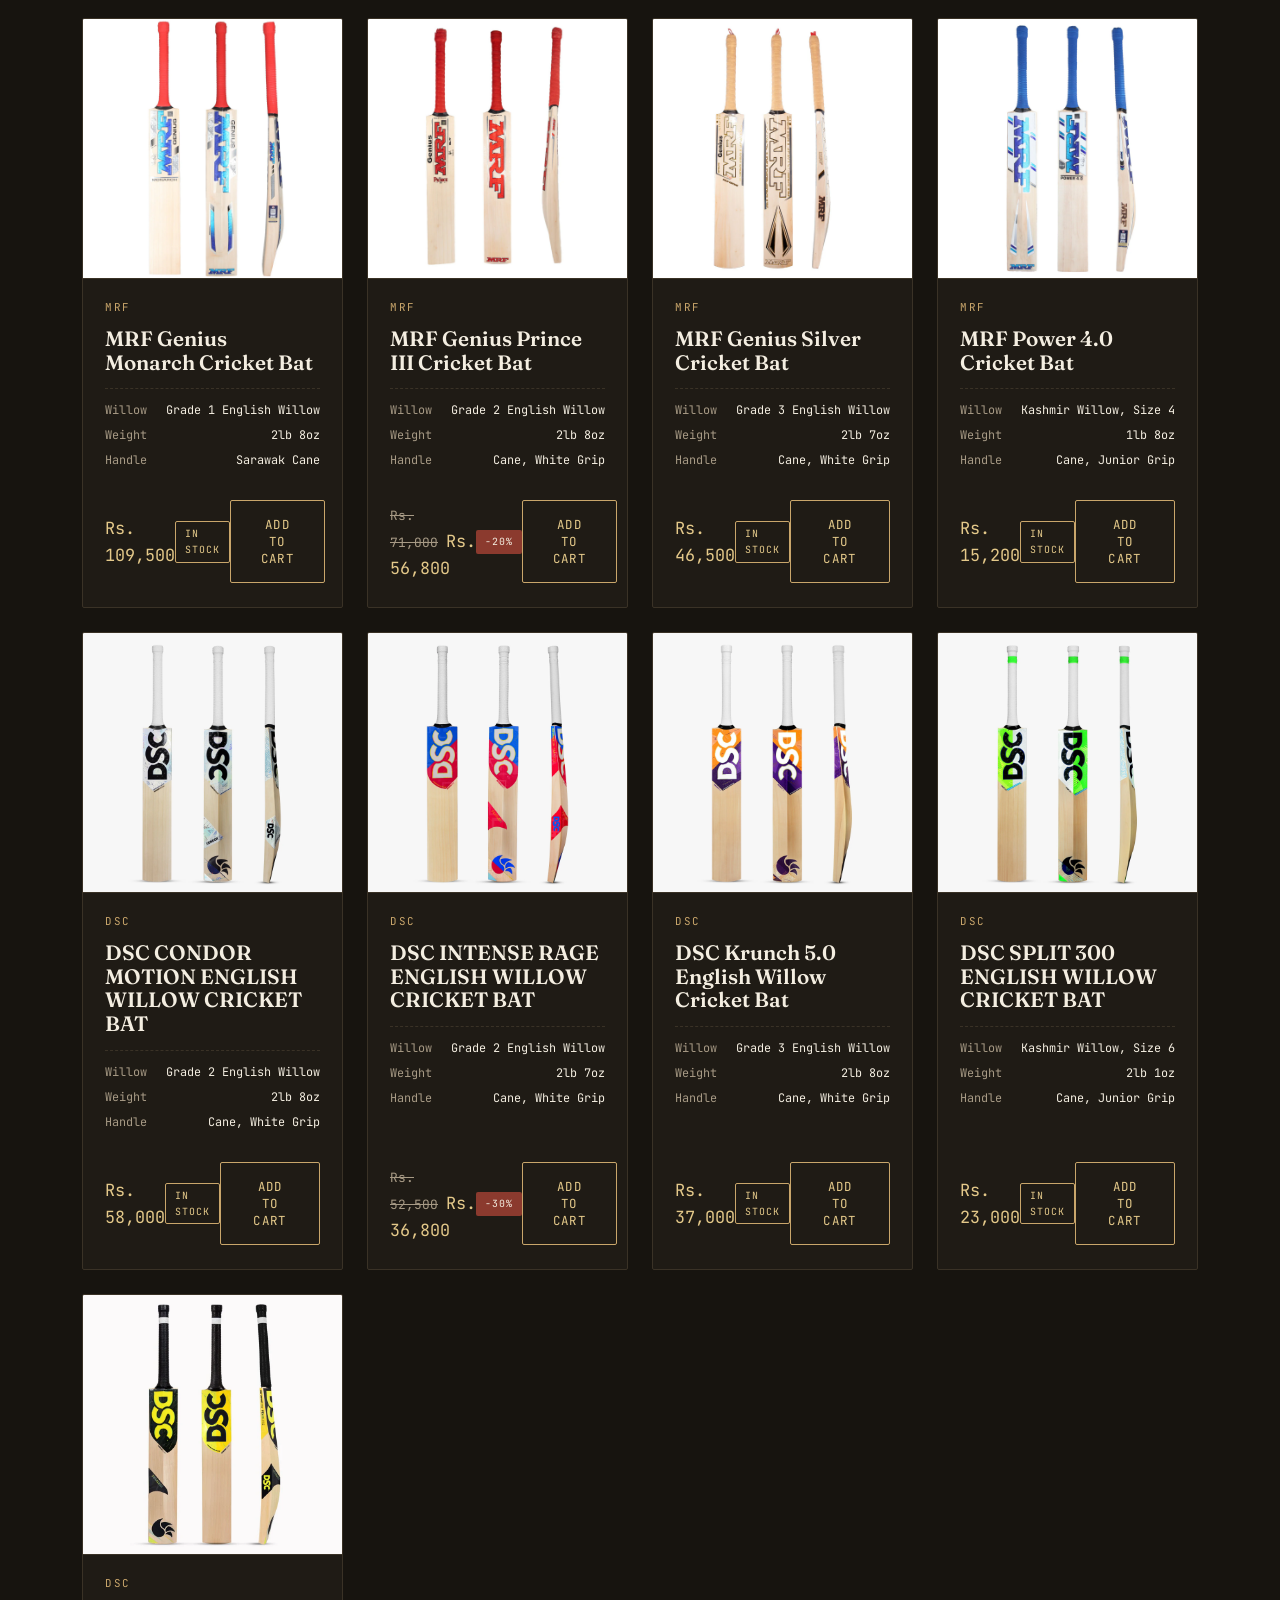
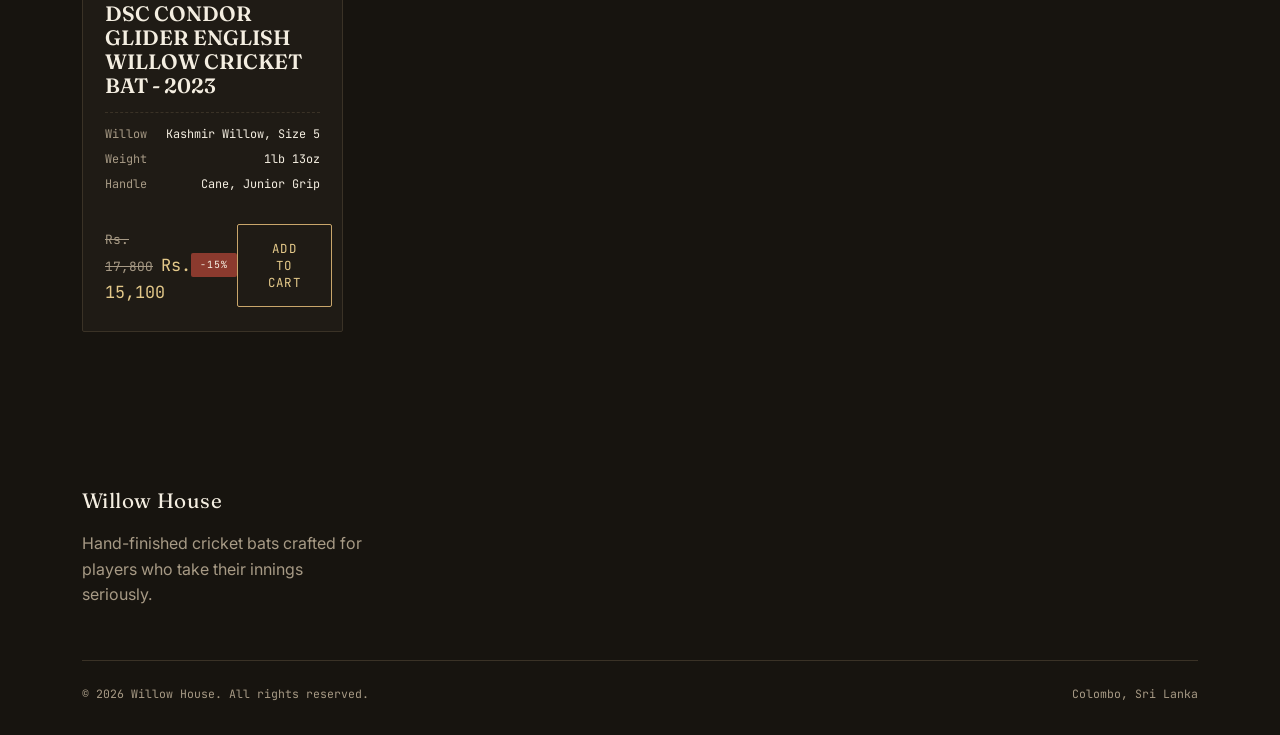
<file: shop.html>
<!DOCTYPE html>
<html lang="en">
<head>
<meta charset="UTF-8">
<meta name="viewport" content="width=device-width, initial-scale=1.0">
<title>Shop All Bats — Willow House</title>
<meta name="description" content="Browse all 25 cricket bats across five Willow House brands: Harrow, Ironbark, Meridian, Colville and Vantage.">
<link rel="preconnect" href="https://fonts.googleapis.com">
<link href="https://fonts.googleapis.com/css2?family=Fraunces:opsz,wght@9..144,400..600&family=Inter:wght@400;500;600&family=JetBrains+Mono:wght@400;500&display=swap" rel="stylesheet">
<link rel="stylesheet" href="css/style.css">
</head>
<body>

<header class="site-header">
  <div class="container">
    <nav class="nav">
      <a href="index.html" class="logo">Willow House</a>
      <ul class="nav-links">
        <li><a href="index.html">Home</a></li>
        <li><a href="about.html">About</a></li>
        <li><a href="shop.html">Shop</a></li>
        <li><a href="sale.html">Sale</a></li>
        <li><a href="contact.html">Contact</a></li>
      </ul>
      <div class="nav-right">
        <a href="#" class="cart-link" aria-label="Cart">Cart (<span id="cart-count">0</span>)</a>
      <button class="nav-toggle" aria-label="Toggle menu" aria-expanded="false"><span></span><span></span><span></span></button>
      </div>
    </nav>
  </div>
</header>

<main>

  <section class="page-intro">
    <div class="container">
      <span class="eyebrow">Shop</span>
      <h1>All Bats</h1>
      <p style="max-width:600px;font-size:1.05rem;">Twenty-five bats across five house brands. Compare willow grade, weight and price, and add straight to your cart.</p>
    </div>
  </section>

  <section class="section" style="border-bottom:none;">
    <div class="container">
      <div class="product-grid">

        <article class="spec-card" data-brand="SS">
          <div class="card-image"><img src="images\SS\SS Master 1000 Cricket Bat 2026.jpg" alt="SS" loading="lazy"></div>
          <div class="card-body">
            <span class="card-brand">SS</span>
            <h3>SS Master 1000 Cricket Bat 2026</h3>
            <ul class="spec-list">
              <li><span>Willow</span><span>Grade 1 English Willow</span></li>
              <li><span>Weight</span><span>2lb 9oz</span></li>
              <li><span>Handle</span><span>Sarawak Cane</span></li>
            </ul>
            <div class="card-footer">
              <span class="price">Rs. 128,000</span>
              <span class="tag tag-outline">In Stock</span>
              <button class="btn btn-cart" type="button">Add to Cart</button>
            </div>
          </div>
        </article>

        <article class="spec-card" data-brand="SS">
          <div class="card-image"><img src= "images\SS\SS Professional Cricket Bat 2026.jpg" alt="SS" loading="lazy"></div>
          <div class="card-body">
            <span class="card-brand">ss</span>
            <h3>SS Professional Cricket Bat 2026</h3>
            <ul class="spec-list">
              <li><span>Willow</span><span>Grade 1 English Willow</span></li>
              <li><span>Weight</span><span>2lb 8oz</span></li>
              <li><span>Handle</span><span>Sarawak Cane</span></li>
            </ul>
            <div class="card-footer">
              <span class="price">Rs. 98,500</span>
              <span class="tag tag-outline">In Stock</span>
              <button class="btn btn-cart" type="button">Add to Cart</button>
            </div>
          </div>
        </article>

        <article class="spec-card" data-brand="ss">
          <div class="card-image"><img src="images\SS\SS Retro 5 Star Cricket Bat 2026.jpg" alt="ss" loading="lazy"></div>
          <div class="card-body">
            <span class="card-brand">SS</span>
            <h3>SS Retro 5 Star Cricket Bat 2026</h3>
            <ul class="spec-list">
              <li><span>Willow</span><span>Grade 2 English Willow</span></li>
              <li><span>Weight</span><span>2lb 8oz</span></li>
              <li><span>Handle</span><span>Cane, White Grip</span></li>
            </ul>
            <div class="card-footer">
              <span class="price"><span class="old">Rs. 64,000</span>Rs. 48,000</span>
              <span class="tag">-25%</span>
              <button class="btn btn-cart" type="button">Add to Cart</button>
            </div>
          </div>
        </article>

        <article class="spec-card" data-brand="harrow">
          <div class="card-image"><img src="images\SS\SS Ton Gold Edition Cricket Bat 2026.jpg" alt="SS" loading="lazy"></div>
          <div class="card-body">
            <span class="card-brand">SS</span>
            <h3>SS Ton Gold Edition Cricket Bat 2026</h3>
            <ul class="spec-list">
              <li><span>Willow</span><span>Grade 3 English Willow</span></li>
              <li><span>Weight</span><span>2lb 7oz</span></li>
              <li><span>Handle</span><span>Cane, White Grip</span></li>
            </ul>
            <div class="card-footer">
              <span class="price">Rs. 41,500</span>
              <span class="tag tag-outline">In Stock</span>
              <button class="btn btn-cart" type="button">Add to Cart</button>
            </div>
          </div>
        </article>

        <article class="spec-card" data-brand="ss">
          <div class="card-image"><img src="images\SS\SS Vintage Finisher One Cricket Bat 2025.jpg" alt="ss" loading="lazy"></div>
          <div class="card-body">
            <span class="card-brand">SS</span>
            <h3>SS Vintage Finisher One Cricket Bat 2025</h3>
            <ul class="spec-list">
              <li><span>Willow</span><span>Kashmir Willow, Size 5</span></li>
              <li><span>Weight</span><span>1lb 12oz</span></li>
              <li><span>Handle</span><span>Cane, Junior Grip</span></li>
            </ul>
            <div class="card-footer">
              <span class="price">Rs. 18,900</span>
              <span class="tag tag-outline">In Stock</span>
              <button class="btn btn-cart" type="button">Add to Cart</button>
            </div>
          </div>
        </article>

        <article class="spec-card" data-brand="Gray-Nicolls">
          <div class="card-image"><img src="images\gray-nicolls\Gray Nicolls Kaboom Cricket Bat (2026).jpg" alt="Gray-Nicolls" loading="lazy"></div>
          <div class="card-body">
            <span class="card-brand">Gray-Nicolls</span>
            <h3>Gray Nicolls Kaboom Cricket Bat (2026)</h3>
            <ul class="spec-list">
              <li><span>Willow</span><span>Grade 1 English Willow</span></li>
              <li><span>Weight</span><span>2lb 11oz</span></li>
              <li><span>Handle</span><span>Sarawak Cane</span></li>
            </ul>
            <div class="card-footer">
              <span class="price">Rs. 132,000</span>
              <span class="tag tag-outline">In Stock</span>
              <button class="btn btn-cart" type="button">Add to Cart</button>
            </div>
          </div>
        </article>

        <article class="spec-card" data-brand="Gray-Nicolls">
          <div class="card-image"><img src="images\gray-nicolls\Gray Nicolls Nova 3.0 Players Edition Cricket Bat (2026).jpg" alt="Gray-Nicolls" loading="lazy"></div>
          <div class="card-body">
            <span class="card-brand">Gray-Nicolls</span>
            <h3>Gray Nicolls Nova 3.0 Players Edition Cricket Bat (2026)</h3>
            <ul class="spec-list">
              <li><span>Willow</span><span>Grade 1 English Willow</span></li>
              <li><span>Weight</span><span>2lb 10oz</span></li>
              <li><span>Handle</span><span>Sarawak Cane</span></li>
            </ul>
            <div class="card-footer">
              <span class="price"><span class="old">Rs. 104,000</span>Rs. 83,200</span>
              <span class="tag">-20%</span>
              <button class="btn btn-cart" type="button">Add to Cart</button>
            </div>
          </div>
        </article>

        <article class="spec-card" data-brand="Gray-Nicolls">
          <div class="card-image"><img src="images\gray-nicolls\Gray Nicolls Revel Players Edition Cricket Bat.jpg" alt="Gray-Nicolls" loading="lazy"></div>
          <div class="card-body">
            <span class="card-brand">Gray-Nicolls</span>
            <h3>Gray Nicolls Revel Players Edition Cricket Bat.jpg</h3>
            <ul class="spec-list">
              <li><span>Willow</span><span>Grade 2 English Willow</span></li>
              <li><span>Weight</span><span>2lb 9oz</span></li>
              <li><span>Handle</span><span>Cane, White Grip</span></li>
            </ul>
            <div class="card-footer">
              <span class="price">Rs. 68,500</span>
              <span class="tag tag-outline">In Stock</span>
              <button class="btn btn-cart" type="button">Add to Cart</button>
            </div>
          </div>
        </article>

        <article class="spec-card" data-brand="Gray-Nicolls">
          <div class="card-image"><img src="images\gray-nicolls\Gray Nicolls Fusion Players Edition Cricket Bat (2026).jpg" alt="Ironbark Maul" loading="lazy"></div>
          <div class="card-body">
            <span class="card-brand">Gray-Nicolls</span>
            <h3>Gray Nicolls Fusion Players Edition Cricket Bat</h3>
            <ul class="spec-list">
              <li><span>Willow</span><span>Grade 3 English Willow</span></li>
              <li><span>Weight</span><span>2lb 8oz</span></li>
              <li><span>Handle</span><span>Cane, White Grip</span></li>
            </ul>
            <div class="card-footer">
              <span class="price">Rs. 44,000</span>
              <span class="tag tag-outline">In Stock</span>
              <button class="btn btn-cart" type="button">Add to Cart</button>
            </div>
          </div>
        </article>

        <article class="spec-card" data-brand="Gray-Nicolls">
          <div class="card-image"><img src="images\gray-nicolls\Gray Nicolls Giant Cricket Bat (2026).jpg" alt="Gray-Nicolls" loading="lazy"></div>
          <div class="card-body">
            <span class="card-brand">Gray-Nicolls</span>
            <h3>Gray Nicolls Giant Cricket Bat (2026)</h3>
            <ul class="spec-list">
              <li><span>Willow</span><span>Kashmir Willow, Size 6</span></li>
              <li><span>Weight</span><span>2lb 2oz</span></li>
              <li><span>Handle</span><span>Cane, Junior Grip</span></li>
            </ul>
            <div class="card-footer">
              <span class="price">Rs. 21,500</span>
              <span class="tag tag-outline">In Stock</span>
              <button class="btn btn-cart" type="button">Add to Cart</button>
            </div>
          </div>
        </article>

        <article class="spec-card" data-brand="Kookaburra">
          <div class="card-image"><img src="images\kookaburra\Alex Carey Players Replica English Willow Cricket Bat - Adult.jpg" alt="kookaburra" loading="lazy"></div>
          <div class="card-body">
            <span class="card-brand">kookaburra</span>
            <h3>Alex Carey Players Replica English Willow Cricket Bat</h3>
            <ul class="spec-list">
              <li><span>Willow</span><span>Grade 1 English Willow</span></li>
              <li><span>Weight</span><span>2lb 8oz</span></li>
              <li><span>Handle</span><span>Sarawak Cane</span></li>
            </ul>
            <div class="card-footer">
              <span class="price">Rs. 121,000</span>
              <span class="tag tag-outline">In Stock</span>
              <button class="btn btn-cart" type="button">Add to Cart</button>
            </div>
          </div>
        </article>

        <article class="spec-card" data-brand="kookaburra">
          <div class="card-image"><img src="images/kookaburra/Diablo Pro 3.0 English Willow Cricket Bat - Adult.jpg" alt="kookaburra" loading="lazy"></div>
          <div class="card-body">
            <span class="card-brand">Kookaburra</span>
            <h3>Diablo Pro 3.0 English Willow Cricket Bat</h3>
            <ul class="spec-list">
              <li><span>Willow</span><span>Grade 1 English Willow</span></li>
              <li><span>Weight</span><span>2lb 7oz</span></li>
              <li><span>Handle</span><span>Sarawak Cane</span></li>
            </ul>
            <div class="card-footer">
              <span class="price"><span class="old">Rs. 92,000</span>Rs. 78,200</span>
              <span class="tag">-15%</span>
              <button class="btn btn-cart" type="button">Add to Cart</button>
            </div>
          </div>
        </article>

        <article class="spec-card" data-brand="kookaburra">
          <div class="card-image"><img src="images\kookaburra\Ghost Pro 1.0 English Willow Cricket Bat - Adult.jpg" alt="kookaburra" loading="lazy"></div>
          <div class="card-body">
            <span class="card-brand">Kookaburra</span>
            <h3>Ghost Pro 1.0 English Willow Cricket Bat</h3>
            <ul class="spec-list">
              <li><span>Willow</span><span>Grade 2 English Willow</span></li>
              <li><span>Weight</span><span>2lb 8oz</span></li>
              <li><span>Handle</span><span>Cane, White Grip</span></li>
            </ul>
            <div class="card-footer">
              <span class="price">Rs. 61,000</span>
              <span class="tag tag-outline">In Stock</span>
              <button class="btn btn-cart" type="button">Add to Cart</button>
            </div>
          </div>
        </article>

        <article class="spec-card" data-brand="Kookaburra">
          <div class="card-image"><img src="images\kookaburra\Jake Fraser-McGurk Players Replica English Willow Cricket Bat - Adult.jpg" alt="Kookaburra" loading="lazy"></div>
          <div class="card-body">
            <span class="card-brand">Kookaburra</span>
            <h3>Jake Fraser-McGurk Players Replica English Willow Cricket Bat</h3>
            <ul class="spec-list">
              <li><span>Willow</span><span>Grade 3 English Willow</span></li>
              <li><span>Weight</span><span>2lb 7oz</span></li>
              <li><span>Handle</span><span>Cane, White Grip</span></li>
            </ul>
            <div class="card-footer">
              <span class="price">Rs. 39,000</span>
              <span class="tag tag-outline">In Stock</span>
              <button class="btn btn-cart" type="button">Add to Cart</button>
            </div>
          </div>
        </article>

        <article class="spec-card" data-brand="Kookaburra">
          <div class="card-image"><img src="images\kookaburra\Monarch Pro 1.0 English Willow Cricket Bat - Adult.jpg" alt="Kookaburra" loading="lazy"></div>
          <div class="card-body">
            <span class="card-brand">Kookaburra</span>
            <h3>Monarch Pro 1.0 English Willow Cricket Bat</h3>
            <ul class="spec-list">
              <li><span>Willow</span><span>Kashmir Willow, Harrow Size</span></li>
              <li><span>Weight</span><span>1lb 10oz</span></li>
              <li><span>Handle</span><span>Cane, Junior Grip</span></li>
            </ul>
            <div class="card-footer">
              <span class="price"><span class="old">Rs. 16,500</span>Rs. 14,800</span>
              <span class="tag">-10%</span>
              <button class="btn btn-cart" type="button">Add to Cart</button>
            </div>
          </div>
        </article>

        <article class="spec-card" data-brand="MRF">
          <div class="card-image"><img src="images\mrf\MRF Genius Gold Edition Cricket Bat.jpg" alt="MRF" loading="lazy"></div>
          <div class="card-body">
            <span class="card-brand">MRF</span>
            <h3>MRF Genius Gold Edition Cricket Bat</h3>
            <ul class="spec-list">
              <li><span>Willow</span><span>Grade 1 English Willow</span></li>
              <li><span>Weight</span><span>2lb 9oz</span></li>
              <li><span>Handle</span><span>Sarawak Cane</span></li>
            </ul>
            <div class="card-footer">
              <span class="price">Rs. 138,000</span>
              <span class="tag tag-outline">In Stock</span>
              <button class="btn btn-cart" type="button">Add to Cart</button>
            </div>
          </div>
        </article>

        <article class="spec-card" data-brand="MRF">
          <div class="card-image"><img src="images\mrf\MRF Genius Monarch Cricket Bat.jpg" alt="MRF" loading="lazy"></div>
          <div class="card-body">
            <span class="card-brand">MRF</span>
            <h3>MRF Genius Monarch Cricket Bat</h3>
            <ul class="spec-list">
              <li><span>Willow</span><span>Grade 1 English Willow</span></li>
              <li><span>Weight</span><span>2lb 8oz</span></li>
              <li><span>Handle</span><span>Sarawak Cane</span></li>
            </ul>
            <div class="card-footer">
              <span class="price">Rs. 109,500</span>
              <span class="tag tag-outline">In Stock</span>
              <button class="btn btn-cart" type="button">Add to Cart</button>
            </div>
          </div>
        </article>

        <article class="spec-card" data-brand="MRF">
          <div class="card-image"><img src="images\mrf\MRF Genius Prince III Cricket Bat.jpg" alt="MRF" loading="lazy"></div>
          <div class="card-body">
            <span class="card-brand">MRF</span>
            <h3>MRF Genius Prince III Cricket Bat</h3>
            <ul class="spec-list">
              <li><span>Willow</span><span>Grade 2 English Willow</span></li>
              <li><span>Weight</span><span>2lb 8oz</span></li>
              <li><span>Handle</span><span>Cane, White Grip</span></li>
            </ul>
            <div class="card-footer">
              <span class="price"><span class="old">Rs. 71,000</span>Rs. 56,800</span>
              <span class="tag">-20%</span>
              <button class="btn btn-cart" type="button">Add to Cart</button>
            </div>
          </div>
        </article>

        <article class="spec-card" data-brand="MRF">
          <div class="card-image"><img src="images\mrf\MRF Genius Silver Cricket Bat.jpg" alt="MRF" loading="lazy"></div>
          <div class="card-body">
            <span class="card-brand">MRF</span>
            <h3>MRF Genius Silver Cricket Bat</h3>
            <ul class="spec-list">
              <li><span>Willow</span><span>Grade 3 English Willow</span></li>
              <li><span>Weight</span><span>2lb 7oz</span></li>
              <li><span>Handle</span><span>Cane, White Grip</span></li>
            </ul>
            <div class="card-footer">
              <span class="price">Rs. 46,500</span>
              <span class="tag tag-outline">In Stock</span>
              <button class="btn btn-cart" type="button">Add to Cart</button>
            </div>
          </div>
        </article>

        <article class="spec-card" data-brand="MRF">
          <div class="card-image"><img src="images\mrf\MRF Power 4.0 Cricket Bat.jpg" alt="MRF" loading="lazy"></div>
          <div class="card-body">
            <span class="card-brand">MRF</span>
            <h3>MRF Power 4.0 Cricket Bat</h3>
            <ul class="spec-list">
              <li><span>Willow</span><span>Kashmir Willow, Size 4</span></li>
              <li><span>Weight</span><span>1lb 8oz</span></li>
              <li><span>Handle</span><span>Cane, Junior Grip</span></li>
            </ul>
            <div class="card-footer">
              <span class="price">Rs. 15,200</span>
              <span class="tag tag-outline">In Stock</span>
              <button class="btn btn-cart" type="button">Add to Cart</button>
            </div>
          </div>
        </article>

        <article class="spec-card" data-brand="DSC">
          <div class="card-image"><img src="images\DSC\DSC CONDOR MOTION ENGLISH WILLOW CRICKET BAT.jpg" alt="DSC" loading="lazy"></div>
          <div class="card-body">
            <span class="card-brand">DSC</span>
            <h3>DSC CONDOR MOTION ENGLISH WILLOW CRICKET BAT</h3>
            <ul class="spec-list">
              <li><span>Willow</span><span>Grade 2 English Willow</span></li>
              <li><span>Weight</span><span>2lb 8oz</span></li>
              <li><span>Handle</span><span>Cane, White Grip</span></li>
            </ul>
            <div class="card-footer">
              <span class="price">Rs. 58,000</span>
              <span class="tag tag-outline">In Stock</span>
              <button class="btn btn-cart" type="button">Add to Cart</button>
            </div>
          </div>
        </article>

        <article class="spec-card" data-brand="DSC">
          <div class="card-image"><img src="images\DSC\DSC INTENSE RAGE ENGLISH WILLOW CRICKET BAT.jpg" alt="DSC" loading="lazy"></div>
          <div class="card-body">
            <span class="card-brand">DSC</span>
            <h3>DSC INTENSE RAGE ENGLISH WILLOW CRICKET BAT</h3>
            <ul class="spec-list">
              <li><span>Willow</span><span>Grade 2 English Willow</span></li>
              <li><span>Weight</span><span>2lb 7oz</span></li>
              <li><span>Handle</span><span>Cane, White Grip</span></li>
            </ul>
            <div class="card-footer">
              <span class="price"><span class="old">Rs. 52,500</span>Rs. 36,800</span>
              <span class="tag">-30%</span>
              <button class="btn btn-cart" type="button">Add to Cart</button>
            </div>
          </div>
        </article>

        <article class="spec-card" data-brand="DSC">
          <div class="card-image"><img src="images\DSC\DSC Krunch 5.0 English Willow Cricket Bat.jpg" alt="DSC" loading="lazy"></div>
          <div class="card-body">
            <span class="card-brand">DSC</span>
            <h3>DSC Krunch 5.0 English Willow Cricket Bat</h3>
            <ul class="spec-list">
              <li><span>Willow</span><span>Grade 3 English Willow</span></li>
              <li><span>Weight</span><span>2lb 8oz</span></li>
              <li><span>Handle</span><span>Cane, White Grip</span></li>
            </ul>
            <div class="card-footer">
              <span class="price">Rs. 37,000</span>
              <span class="tag tag-outline">In Stock</span>
              <button class="btn btn-cart" type="button">Add to Cart</button>
            </div>
          </div>
        </article>

        <article class="spec-card" data-brand="DSC">
          <div class="card-image"><img src="images\DSC\DSC SPLIT 300 ENGLISH WILLOW CRICKET BAT.jpg" alt="DSC" loading="lazy"></div>
          <div class="card-body">
            <span class="card-brand">DSC</span>
            <h3>DSC SPLIT 300 ENGLISH WILLOW CRICKET BAT</h3>
            <ul class="spec-list">
              <li><span>Willow</span><span>Kashmir Willow, Size 6</span></li>
              <li><span>Weight</span><span>2lb 1oz</span></li>
              <li><span>Handle</span><span>Cane, Junior Grip</span></li>
            </ul>
            <div class="card-footer">
              <span class="price">Rs. 23,000</span>
              <span class="tag tag-outline">In Stock</span>
              <button class="btn btn-cart" type="button">Add to Cart</button>
            </div>
          </div>
        </article>

        <article class="spec-card" data-brand="DSC">
          <div class="card-image"><img src="images\DSC\DSC CONDOR GLIDER ENGLISH WILLOW CRICKET BAT - 2023.jpg" alt="DSC" loading="lazy"></div>
          <div class="card-body">
            <span class="card-brand">DSC</span>
            <h3>DSC CONDOR GLIDER ENGLISH WILLOW CRICKET BAT - 2023</h3>
            <ul class="spec-list">
              <li><span>Willow</span><span>Kashmir Willow, Size 5</span></li>
              <li><span>Weight</span><span>1lb 13oz</span></li>
              <li><span>Handle</span><span>Cane, Junior Grip</span></li>
            </ul>
            <div class="card-footer">
              <span class="price"><span class="old">Rs. 17,800</span>Rs. 15,100</span>
              <span class="tag">-15%</span>
              <button class="btn btn-cart" type="button">Add to Cart</button>
            </div>
          </div>
        </article>      </div>
    </div>
  </section>

</main>

<footer class="site-footer">
  <div class="container">
    <div class="footer-grid">
      <div>
        <div class="logo">Willow House</div>
        <p style="margin-top:14px;max-width:280px;">Hand-finished cricket bats crafted for players who take their innings seriously.</p>
      </div>
      
    </div>
    <div class="footer-bottom">
      <span>&copy; <span id="year"></span> Willow House. All rights reserved.</span>
      <span>Colombo, Sri Lanka</span>
    </div>
  </div>
</footer>

<script src="js/script.js"></script>
</body>
</html>
</file>
<file: css/style.css>
/* ==========================================================================
   WILLOW HOUSE — Premium Cricket Bat Shop
   Design tokens: charcoal + willow gold + ball-leather red
   ========================================================================== */

:root {
  /* colour */
  --charcoal:      #17140F;
  --surface:        #1F1B15;
  --surface-raised: #262019;
  --hairline:       #3A3226;
  --willow:         #C9A66B;
  --willow-light:   #E4C98A;
  --leather:        #8B3A2E;
  --leather-light:  #B25041;
  --cream:          #F4EEE1;
  --muted:          #A79A85;

  /* type */
  --font-display: 'Fraunces', Georgia, serif;
  --font-body: 'Inter', -apple-system, BlinkMacSystemFont, sans-serif;
  --font-mono: 'JetBrains Mono', 'Courier New', monospace;

  /* layout */
  --max-width: 1180px;
  --radius: 2px;
}

* { box-sizing: border-box; }

html { scroll-behavior: smooth; }

body {
  margin: 0;
  background: var(--charcoal);
  color: var(--cream);
  font-family: var(--font-body);
  font-size: 16px;
  line-height: 1.6;
  -webkit-font-smoothing: antialiased;
}

img, svg { display: block; max-width: 100%; }

a { color: inherit; text-decoration: none; }

.container {
  max-width: var(--max-width);
  margin: 0 auto;
  padding: 0 32px;
}

h1, h2, h3, h4 {
  font-family: var(--font-display);
  font-weight: 600;
  line-height: 1.15;
  margin: 0 0 0.5em;
  color: var(--cream);
}

h1 { font-size: clamp(2.4rem, 5vw, 4.2rem); font-weight: 500; }
h2 { font-size: clamp(1.8rem, 3vw, 2.6rem); }
h3 { font-size: 1.3rem; }

p { margin: 0 0 1em; color: var(--muted); }

.eyebrow {
  font-family: var(--font-mono);
  font-size: 0.72rem;
  letter-spacing: 0.22em;
  text-transform: uppercase;
  color: var(--willow);
  margin-bottom: 14px;
  display: block;
}

.section {
  padding: 96px 0;
  border-bottom: 1px solid var(--hairline);
}

.section-head {
  max-width: 640px;
  margin-bottom: 56px;
}

.section-head.center { margin-left: auto; margin-right: auto; text-align: center; }

/* --------------------------------------------------------------------- */
/* Buttons                                                                */
/* --------------------------------------------------------------------- */

.btn {
  display: inline-flex;
  align-items: center;
  gap: 10px;
  font-family: var(--font-mono);
  font-size: 0.78rem;
  letter-spacing: 0.1em;
  text-transform: uppercase;
  padding: 15px 30px;
  border: 1px solid var(--willow);
  border-radius: var(--radius);
  cursor: pointer;
  background: transparent;
  color: var(--willow-light);
  transition: background 0.25s ease, color 0.25s ease, border-color 0.25s ease;
}

.btn:hover { background: var(--willow); color: var(--charcoal); }

.btn-solid {
  background: var(--willow);
  color: var(--charcoal);
}

.btn-solid:hover {
  background: var(--willow-light);
  border-color: var(--willow-light);
}

.btn-leather {
  border-color: var(--leather-light);
  color: var(--leather-light);
}

.btn-leather:hover {
  background: var(--leather);
  border-color: var(--leather);
  color: var(--cream);
}

/* --------------------------------------------------------------------- */
/* Header / Nav                                                          */
/* --------------------------------------------------------------------- */

.site-header {
  position: sticky;
  top: 0;
  z-index: 100;
  background: rgba(23, 20, 15, 0.92);
  backdrop-filter: blur(10px);
  border-bottom: 1px solid var(--hairline);
}

.nav {
  display: flex;
  align-items: center;
  justify-content: space-between;
  padding: 22px 0;
}

.logo {
  display: flex;
  align-items: center;
  gap: 10px;
  font-family: var(--font-display);
  font-size: 1.3rem;
  letter-spacing: 0.02em;
  color: var(--cream);
}

.logo svg { width: 26px; height: 26px; color: var(--willow); }

.nav-links {
  display: flex;
  gap: 40px;
  list-style: none;
  margin: 0;
  padding: 0;
}

.nav-links a {
  font-family: var(--font-mono);
  font-size: 0.76rem;
  letter-spacing: 0.14em;
  text-transform: uppercase;
  color: var(--muted);
  padding-bottom: 4px;
  border-bottom: 1px solid transparent;
  transition: color 0.2s ease, border-color 0.2s ease;
}

.nav-links a:hover,
.nav-links a.active {
  color: var(--willow-light);
  border-color: var(--willow);
}

.nav-toggle {
  display: none;
  flex-direction: column;
  gap: 5px;
  background: none;
  border: none;
  cursor: pointer;
  padding: 6px;
}

.nav-toggle span {
  width: 24px;
  height: 1.5px;
  background: var(--cream);
}

/* --------------------------------------------------------------------- */
/* Full Screen Hero with Darkened Image Settings                         */
/* --------------------------------------------------------------------- */

.hero {
  position: relative;
  min-height: 100vh;
  margin-top: -75px; /* Transparently aligns under navigation header */
  padding: 130px 0 60px;
  display: flex;
  align-items: center;
  justify-content: center;
  overflow: hidden;
}

/* Handles image full fill automatically on ultra-wide / dynamic viewports */
.hero-bg-img {
  position: absolute;
  top: 0;
  left: 0;
  width: 100%;
  height: 100%;
  object-fit: cover;
  object-position: center 25%;
  /* Change this value to adjust backdrop darkness (0 = complete black, 1 = normal brightness) */
  filter: brightness(0.28) contrast(1.05);
  z-index: 1;
}

/* Enhances readability contrast over bright spots */
.hero-darkening-overlay {
  position: absolute;
  top: 0;
  left: 0;
  width: 100%;
  height: 100%;
  background: linear-gradient(
    180deg, 
    rgba(23, 20, 15, 0.5) 0%, 
    rgba(23, 20, 15, 0.8) 100%
  );
  z-index: 2;
}

.hero-content {
  position: relative;
  z-index: 3;
  width: 100%;
  display: flex;
  justify-content: center;
}

.hero-copy {
  text-align: center;
  max-width: 840px;
  margin: 0 auto;
}

.hero-copy h1 {
  margin-bottom: 22px;
}

.hero-copy p.lede {
  font-size: clamp(1.1rem, 2.2vw, 1.35rem);
  color: var(--cream);
  opacity: 0.95;
  max-width: 680px;
  margin-left: auto;
  margin-right: auto;
}

.hero-actions {
  display: flex;
  gap: 20px;
  margin-top: 40px;
  justify-content: center;
  flex-wrap: wrap;
}

/* --------------------------------------------------------------------- */
/* Brand strip                                                           */
/* --------------------------------------------------------------------- */

.brand-strip {
  display: grid;
  grid-template-columns: repeat(5, 1fr);
  border: 1px solid var(--hairline);
}

.brand-tile {
  padding: 30px 18px;
  text-align: center;
  border-right: 1px solid var(--hairline);
  transition: background 0.25s ease;
}

.brand-tile:last-child { border-right: none; }
.brand-tile:hover { background: var(--surface); }

.brand-tile .brand-name {
  font-family: var(--font-display);
  font-size: 1.15rem;
  color: var(--cream);
  margin-bottom: 6px;
}

.brand-tile .brand-tag {
  font-family: var(--font-mono);
  font-size: 0.68rem;
  color: var(--muted);
  letter-spacing: 0.05em;
}

/* --------------------------------------------------------------------- */
/* Product grid / spec cards                                             */
/* --------------------------------------------------------------------- */

.product-grid {
  display: grid;
  grid-template-columns: repeat(auto-fill, minmax(250px, 1fr));
  gap: 24px;
}

.spec-card {
  background: var(--surface);
  border: 1px solid var(--hairline);
  border-radius: var(--radius);
  overflow: hidden;
  display: flex;
  flex-direction: column;
  transition: border-color 0.25s ease, transform 0.25s ease;
}

.spec-card:hover {
  border-color: var(--willow);
  transform: translateY(-4px);
}

.spec-card .card-icon {
  padding: 30px 0 10px;
  display: flex;
  justify-content: center;
  background: linear-gradient(180deg, var(--surface-raised), var(--surface));
}

.spec-card .card-icon svg {
  width: 64px;
  height: 64px;
  color: var(--willow);
}

.spec-card .card-body {
  padding: 20px 22px 24px;
  border-top: 1px solid var(--hairline);
  flex: 1;
  display: flex;
  flex-direction: column;
}

.spec-card .card-body h3 { margin-bottom: 2px; }

.card-brand {
  font-family: var(--font-mono);
  font-size: 0.68rem;
  letter-spacing: 0.14em;
  text-transform: uppercase;
  color: var(--willow);
  margin-bottom: 10px;
  display: block;
}

.spec-list {
  list-style: none;
  margin: 12px 0 16px;
  padding: 12px 0 0;
  border-top: 1px dashed var(--hairline);
  font-family: var(--font-mono);
  font-size: 0.74rem;
  color: var(--muted);
  display: grid;
  gap: 6px;
}

.spec-list li { display: flex; justify-content: space-between; }
.spec-list li span:last-child { color: var(--cream); }

.card-footer {
  margin-top: auto;
  display: flex;
  align-items: center;
  justify-content: space-between;
  padding-top: 14px;
}

.price {
  font-family: var(--font-mono);
  font-size: 1.05rem;
  color: var(--willow-light);
}

.price .old {
  color: var(--muted);
  text-decoration: line-through;
  font-size: 0.8rem;
  margin-right: 8px;
}

.tag {
  font-family: var(--font-mono);
  font-size: 0.62rem;
  letter-spacing: 0.1em;
  text-transform: uppercase;
  padding: 4px 9px;
  border-radius: var(--radius);
  background: var(--leather);
  color: var(--cream);
}

.tag-outline {
  background: transparent;
  border: 1px solid var(--willow);
  color: var(--willow-light);
}

/* --------------------------------------------------------------------- */
/* Shop filters                                                          */
/* --------------------------------------------------------------------- */

.filter-bar {
  display: flex;
  gap: 12px;
  flex-wrap: wrap;
  margin-bottom: 44px;
}

.filter-btn {
  font-family: var(--font-mono);
  font-size: 0.72rem;
  letter-spacing: 0.1em;
  text-transform: uppercase;
  padding: 10px 18px;
  border: 1px solid var(--hairline);
  background: transparent;
  color: var(--muted);
  cursor: pointer;
  border-radius: var(--radius);
  transition: all 0.2s ease;
}

.filter-btn:hover { border-color: var(--willow); color: var(--willow-light); }

.filter-btn.active {
  background: var(--willow);
  border-color: var(--willow);
  color: var(--charcoal);
}

/* --------------------------------------------------------------------- */
/* Sale countdown + banner                                               */
/* --------------------------------------------------------------------- */

.sale-banner {
  background: linear-gradient(120deg, var(--leather) 0%, #5C2820 100%);
  padding: 60px 0;
  text-align: center;
}

.sale-banner .eyebrow { color: var(--cream); opacity: 0.85; }
.sale-banner h1 { color: var(--cream); }
.sale-banner p { color: rgba(244,238,225,0.85); }

.countdown {
  display: flex;
  gap: 20px;
  justify-content: center;
  margin-top: 30px;
  flex-wrap: wrap;
}

.countdown div {
  min-width: 84px;
  padding: 14px 10px;
  background: rgba(23,20,15,0.35);
  border: 1px solid rgba(244,238,225,0.25);
  border-radius: var(--radius);
}

.countdown .num {
  font-family: var(--font-mono);
  font-size: 1.8rem;
  color: var(--cream);
  display: block;
}

.countdown .lbl {
  font-family: var(--font-mono);
  font-size: 0.62rem;
  letter-spacing: 0.12em;
  text-transform: uppercase;
  color: rgba(244,238,225,0.7);
}

/* --------------------------------------------------------------------- */
/* About page specifics                                                  */
/* --------------------------------------------------------------------- */

.stat-row {
  display: grid;
  grid-template-columns: repeat(4, 1fr);
  gap: 24px;
  border-top: 1px solid var(--hairline);
  border-bottom: 1px solid var(--hairline);
  padding: 40px 0;
}

.stat-row .stat {
  text-align: center;
}

.stat .num {
  font-family: var(--font-display);
  font-size: 2.4rem;
  color: var(--willow);
  display: block;
}

.stat .lbl {
  font-family: var(--font-mono);
  font-size: 0.68rem;
  letter-spacing: 0.1em;
  text-transform: uppercase;
  color: var(--muted);
}

.timeline {
  display: grid;
  gap: 0;
}

.timeline-row {
  display: grid;
  grid-template-columns: 120px 1px 1fr;
  gap: 28px;
  padding: 28px 0;
  border-bottom: 1px solid var(--hairline);
}

.timeline-row .year {
  font-family: var(--font-mono);
  color: var(--willow);
  font-size: 0.95rem;
}

.timeline-row .rule { background: var(--hairline); }
.timeline-row h3 { margin-bottom: 6px; }

.value-grid {
  display: grid;
  grid-template-columns: repeat(3, 1fr);
  gap: 30px;
}

.value-card {
  padding: 28px;
  border: 1px solid var(--hairline);
  border-radius: var(--radius);
}

.value-card svg { width: 30px; height: 30px; color: var(--leather-light); margin-bottom: 16px; }

/* --------------------------------------------------------------------- */
/* Contact page                                                          */
/* --------------------------------------------------------------------- */

.contact-grid {
  display: grid;
  grid-template-columns: 1fr 1fr;
  gap: 64px;
}

.field {
  margin-bottom: 22px;
}

.field label {
  display: block;
  font-family: var(--font-mono);
  font-size: 0.68rem;
  letter-spacing: 0.12em;
  text-transform: uppercase;
  color: var(--muted);
  margin-bottom: 8px;
}

.field input,
.field textarea,
.field select {
  width: 100%;
  background: var(--surface);
  border: 1px solid var(--hairline);
  border-radius: var(--radius);
  padding: 13px 14px;
  color: var(--cream);
  font-family: var(--font-body);
  font-size: 0.95rem;
}

.field input:focus,
.field textarea:focus,
.field select:focus {
  outline: none;
  border-color: var(--willow);
}

.field textarea { resize: vertical; min-height: 120px; }

.form-msg {
  margin-top: 16px;
  font-family: var(--font-mono);
  font-size: 0.8rem;
  color: var(--willow-light);
  display: none;
}

.form-msg.show { display: block; }

.info-list { list-style: none; padding: 0; margin: 30px 0 0; }
.info-list li {
  display: flex;
  gap: 16px;
  padding: 18px 0;
  border-bottom: 1px solid var(--hairline);
}
.info-list svg { width: 20px; height: 20px; color: var(--willow); flex-shrink: 0; margin-top: 3px; }
.info-list strong { color: var(--cream); display: block; margin-bottom: 2px; font-size: 0.9rem; }
.info-list span { color: var(--muted); font-size: 0.88rem; }

.map-frame {
  margin-top: 30px;
  border: 1px solid var(--hairline);
  border-radius: var(--radius);
  height: 200px;
  background: var(--surface);
  display: flex;
  align-items: center;
  justify-content: center;
  color: var(--muted);
  font-family: var(--font-mono);
  font-size: 0.75rem;
  letter-spacing: 0.08em;
}

/* --------------------------------------------------------------------- */
/* Footer                                                                */
/* --------------------------------------------------------------------- */

.site-footer {
  padding: 56px 0 32px;
}

.footer-grid {
  display: grid;
  grid-template-columns: 1.4fr 1fr 1fr 1fr;
  gap: 40px;
  padding-bottom: 36px;
}

.footer-grid h4 {
  font-family: var(--font-mono);
  font-size: 0.7rem;
  letter-spacing: 0.14em;
  text-transform: uppercase;
  color: var(--willow);
  margin-bottom: 16px;
}

.footer-grid ul { list-style: none; padding: 0; margin: 0; display: grid; gap: 10px; }
.footer-grid ul a { color: var(--muted); font-size: 0.88rem; transition: color 0.2s ease; }
.footer-grid ul a:hover { color: var(--willow-light); }

.footer-bottom {
  border-top: 1px solid var(--hairline);
  padding-top: 24px;
  display: flex;
  justify-content: space-between;
  align-items: center;
  font-family: var(--font-mono);
  font-size: 0.72rem;
  color: var(--muted);
  flex-wrap: wrap;
  gap: 10px;
}

/* --------------------------------------------------------------------- */
/* Divider bat motif                                                     */
/* --------------------------------------------------------------------- */

.bat-divider {
  display: flex;
  justify-content: center;
  padding: 8px 0 0;
  color: var(--hairline);
}

.bat-divider svg { width: 40px; height: 40px; transform: rotate(90deg); }

/* --------------------------------------------------------------------- */
/* Page intro (non-home pages)                                           */
/* --------------------------------------------------------------------- */

.page-intro {
  padding: 70px 0 50px;
  border-bottom: 1px solid var(--hairline);
}

/* --------------------------------------------------------------------- */
/* Responsive Media Queries                                              */
/* --------------------------------------------------------------------- */

@media (max-width: 900px) {
  .brand-strip { grid-template-columns: repeat(3, 1fr); }
  .brand-tile:nth-child(3) { border-right: none; }
  .stat-row { grid-template-columns: repeat(2, 1fr); gap: 30px; }
  .value-grid { grid-template-columns: 1fr 1fr; }
  .contact-grid { grid-template-columns: 1fr; gap: 40px; }
  .footer-grid { grid-template-columns: 1fr 1fr; }
}

@media (max-width: 720px) {
  .nav-links {
    position: absolute;
    top: 100%;
    left: 0;
    right: 0;
    background: var(--charcoal);
    border-bottom: 1px solid var(--hairline);
    flex-direction: column;
    gap: 0;
    max-height: 0;
    overflow: hidden;
    transition: max-height 0.3s ease;
  }
  .nav-links.open { max-height: 400px; }
  .nav-links li { width: 100%; }
  .nav-links a {
    display: block;
    padding: 18px 32px;
    border-bottom: 1px solid var(--hairline);
    border-left: 2px solid transparent;
  }
  .nav-links a.active { border-left-color: var(--willow); border-bottom-color: var(--hairline); }
  .nav-toggle { display: flex; }
  .brand-strip { grid-template-columns: repeat(2, 1fr); }
  .brand-tile { border-bottom: 1px solid var(--hairline); }
  .value-grid { grid-template-columns: 1fr; }
}

@media (max-width: 520px) {
  .container { padding: 0 20px; }
  .section { padding: 64px 0; }
  h1 { font-size: 2.2rem; }
  .stat-row { grid-template-columns: 1fr 1fr; }
  .footer-grid { grid-template-columns: 1fr 1fr; }
  .countdown div { min-width: 68px; }
}
</file>
